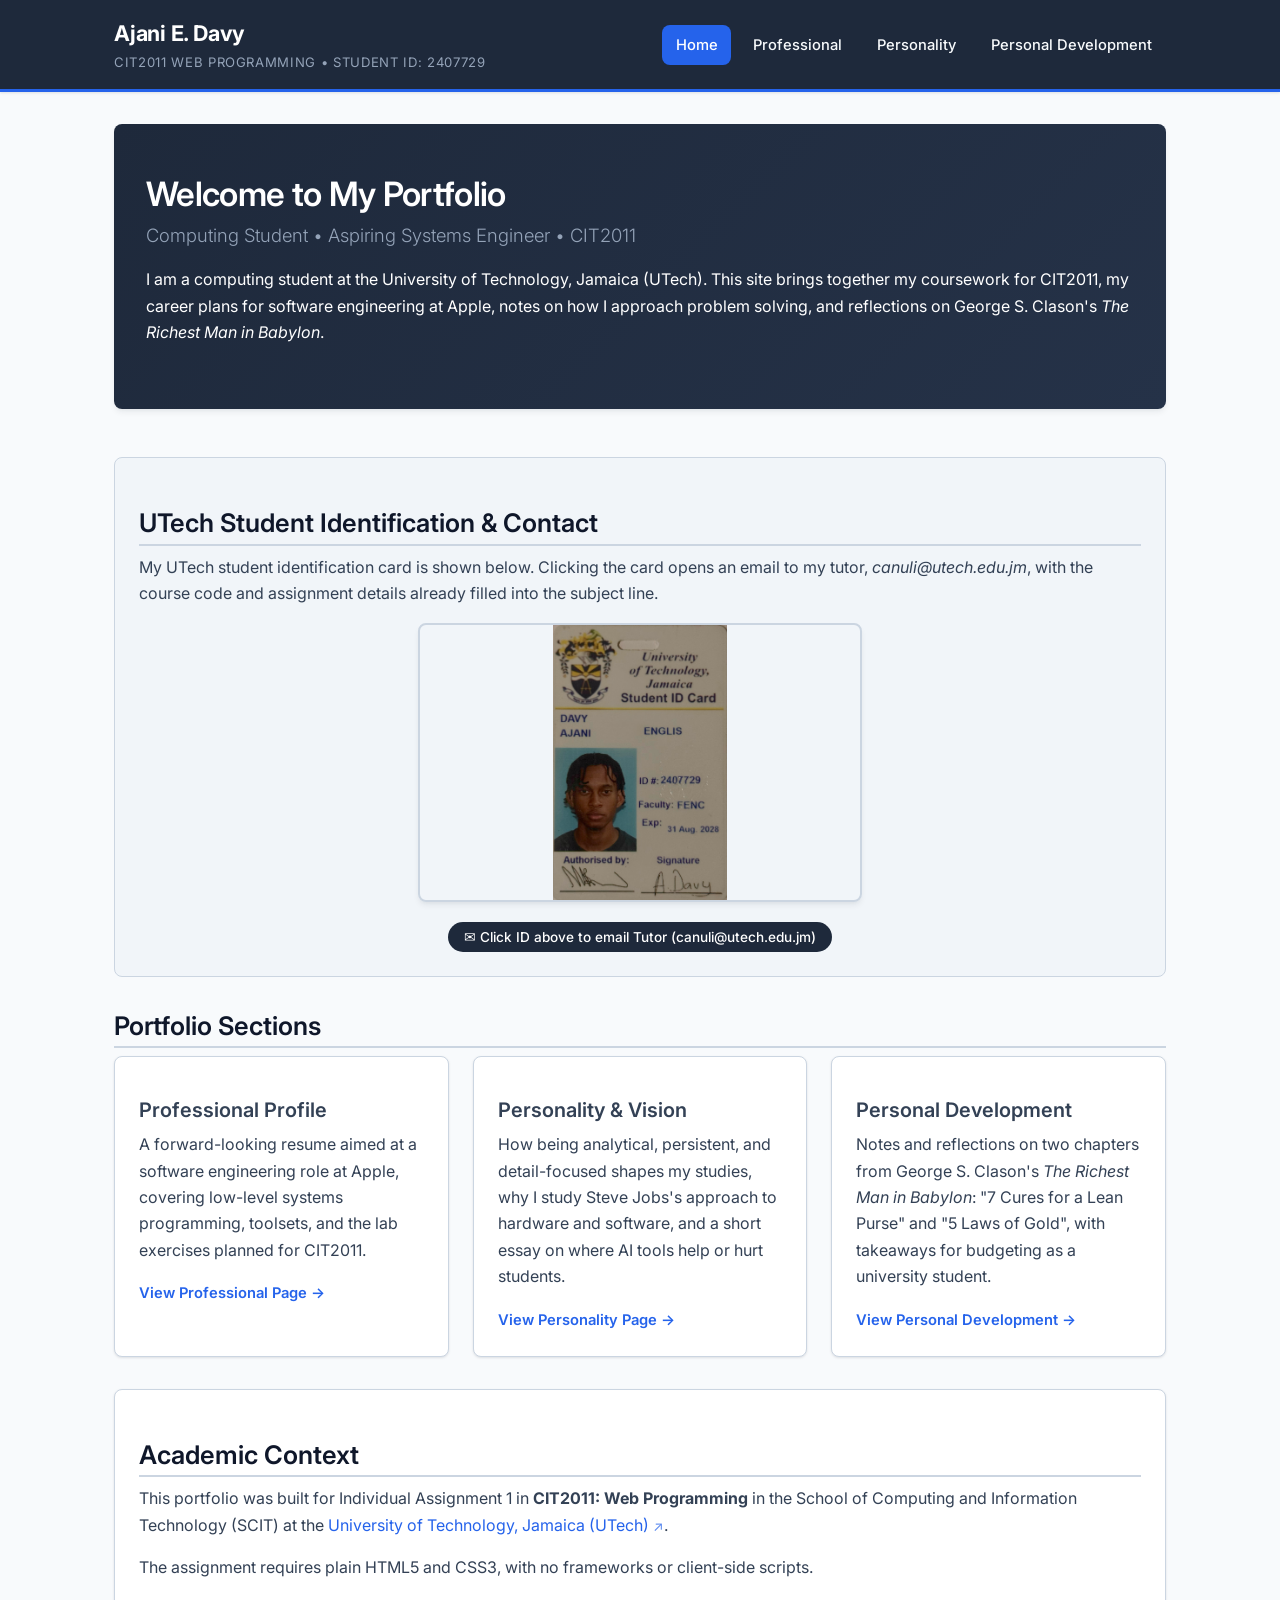
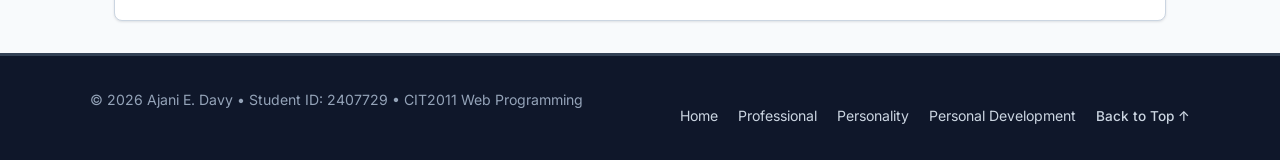
<file: 2407729_IA1_S1AY27/Codes/index.html>
<!DOCTYPE html>
<html lang="en">
<head>
  <meta charset="UTF-8">
  <meta name="viewport" content="width=device-width, initial-scale=1.0">
  <meta name="description" content="Web Portfolio of Ajani E. Davy (Student ID: 2407729) - CIT2011 Web Programming IA#1">
  <meta name="author" content="Ajani E. Davy">
  <title>Ajani E. Davy | Portfolio Home - CIT2011 IA#1</title>
  
  <!-- Google Fonts Permission per assignment specification -->
  <link rel="preconnect" href="https://fonts.googleapis.com">
  <link rel="preconnect" href="https://fonts.gstatic.com" crossorigin>
  <link href="https://fonts.googleapis.com/css2?family=Inter:wght@300;400;500;600;700&display=swap" rel="stylesheet">
  
  <!-- External Stylesheet linked across all pages -->
  <link rel="stylesheet" href="../style.css">
</head>
<body id="top">

  <!-- Semantic Site Header with Branding & Navigation (Q1 & Q3) -->
  <header class="site-header">
    <div class="header-inner">
      <div class="brand-block">
        <span class="brand-title">Ajani E. Davy</span>
        <span class="brand-subtitle">CIT2011 Web Programming &bull; Student ID: 2407729</span>
      </div>
      <nav class="main-nav" aria-label="Main Navigation">
        <ul>
          <li><a href="index.html" class="nav-link active">Home</a></li>
          <li><a href="professional.html" class="nav-link">Professional</a></li>
          <li><a href="personality.html" class="nav-link">Personality</a></li>
          <li><a href="development.html" class="nav-link">Personal Development</a></li>
        </ul>
      </nav>
    </div>
  </header>

  <!-- Main Content Landmark -->
  <main class="main-container">
    
    <!-- Hero Introduction Section -->
    <section class="hero-banner" aria-labelledby="hero-title">
      <h1 id="hero-title">Welcome to My Portfolio</h1>
      <p class="hero-tagline">Computing Student &bull; Aspiring Systems Engineer &bull; CIT2011</p>
      <p>
        I am a computing student at the University of Technology, Jamaica (UTech). 
        This site brings together my coursework for CIT2011, my career plans for software engineering at Apple, 
        notes on how I approach problem solving, and reflections on George S. Clason's 
        <em>The Richest Man in Babylon</em>.
      </p>
    </section>

    <!-- Q1 Requirement: UTech Student ID Image with Local Mail Client Link -->
    <section id="student-id-section" aria-labelledby="id-card-title">
      <h2>UTech Student Identification &amp; Contact</h2>
      <p>
        My UTech student identification card is shown below. Clicking the card opens an email to my tutor, 
        <em>canuli@utech.edu.jm</em>, with the course code and assignment details already filled into the subject line.
      </p>

      <div class="id-card-wrapper">
        <a href="mailto:canuli@utech.edu.jm?subject=CIT2011%20IA%231%20Inquiry%20-%20A.%20Davy%20-%20ID%202407729&amp;body=Dear%20Mr.%20Anuli%2C%0A%0AMy%20name%20is%20A.%20Davy%20(ID%3A%202407729)%2C%20enrolled%20in%20CIT2011%20Web%20Programming.%20I%20am%20contacting%20you%20regarding%20my%20IA%231%20web%20portfolio.%0A%0ARespectfully%2C%0AA.%20Davy%0AStudent%20ID%3A%202407729" 
           class="id-card-link" 
           title="Click to send an email to tutor canuli@utech.edu.jm via local mail client">
          <img src="../Assets/id_card.png" 
               alt="Official UTech Student Identification Card - Ajani E. Davy 2407729" 
               class="id-card-image"
               width="440"
               height="275">
        </a>
        <div class="id-prompt-badge">
          <span>&#9993; Click ID above to email Tutor (canuli@utech.edu.jm)</span>
        </div>
      </div>
    </section>

    <!-- Portfolio Highlights / Overview Cards -->
    <section aria-labelledby="overview-title">
      <h2 id="overview-title">Portfolio Sections</h2>
      <div class="grid-3col">
        
        <article class="card">
          <h3>Professional Profile</h3>
          <p>
            A forward-looking resume aimed at a software engineering role at Apple, covering low-level systems programming, 
            toolsets, and the lab exercises planned for CIT2011.
          </p>
          <a href="professional.html" class="nav-link" style="display:inline-block; padding:0; color:var(--color-accent-blue); font-weight:600;">
            View Professional Page &rarr;
          </a>
        </article>

        <article class="card">
          <h3>Personality &amp; Vision</h3>
          <p>
            How being analytical, persistent, and detail-focused shapes my studies, why I study Steve Jobs's approach 
            to hardware and software, and a short essay on where AI tools help or hurt students.
          </p>
          <a href="personality.html" class="nav-link" style="display:inline-block; padding:0; color:var(--color-accent-blue); font-weight:600;">
            View Personality Page &rarr;
          </a>
        </article>

        <article class="card">
          <h3>Personal Development</h3>
          <p>
            Notes and reflections on two chapters from George S. Clason's <em>The Richest Man in Babylon</em>: 
            "7 Cures for a Lean Purse" and "5 Laws of Gold", with takeaways for budgeting as a university student.
          </p>
          <a href="development.html" class="nav-link" style="display:inline-block; padding:0; color:var(--color-accent-blue); font-weight:600;">
            View Personal Development &rarr;
          </a>
        </article>

      </div>
    </section>

    <!-- University & Coursework Information Section (with external link per Q3) -->
    <section class="card" aria-labelledby="course-info-title">
      <h2 id="course-info-title">Academic Context</h2>
      <p>
        This portfolio was built for Individual Assignment 1 in <strong>CIT2011: Web Programming</strong> in the School 
        of Computing and Information Technology (SCIT) at the 
        <a href="https://www.utech.edu.jm/" target="_blank" rel="noopener noreferrer">University of Technology, Jamaica (UTech)</a>.
      </p>
      <p>
        The assignment requires plain HTML5 and CSS3, with no frameworks or client-side scripts.
      </p>
    </section>

  </main>

  <!-- Semantic Footer Landmark -->
  <footer class="site-footer">
    <div class="footer-inner">
      <div>
        <p>&copy; 2026 Ajani E. Davy &bull; Student ID: 2407729 &bull; CIT2011 Web Programming</p>
      </div>
      <div class="footer-links">
        <a href="index.html">Home</a>
        <a href="professional.html">Professional</a>
        <a href="personality.html">Personality</a>
        <a href="development.html">Personal Development</a>
        <a href="#top" class="back-to-top">Back to Top &uarr;</a>
      </div>
    </div>
  </footer>

</body>
</html>
</file>
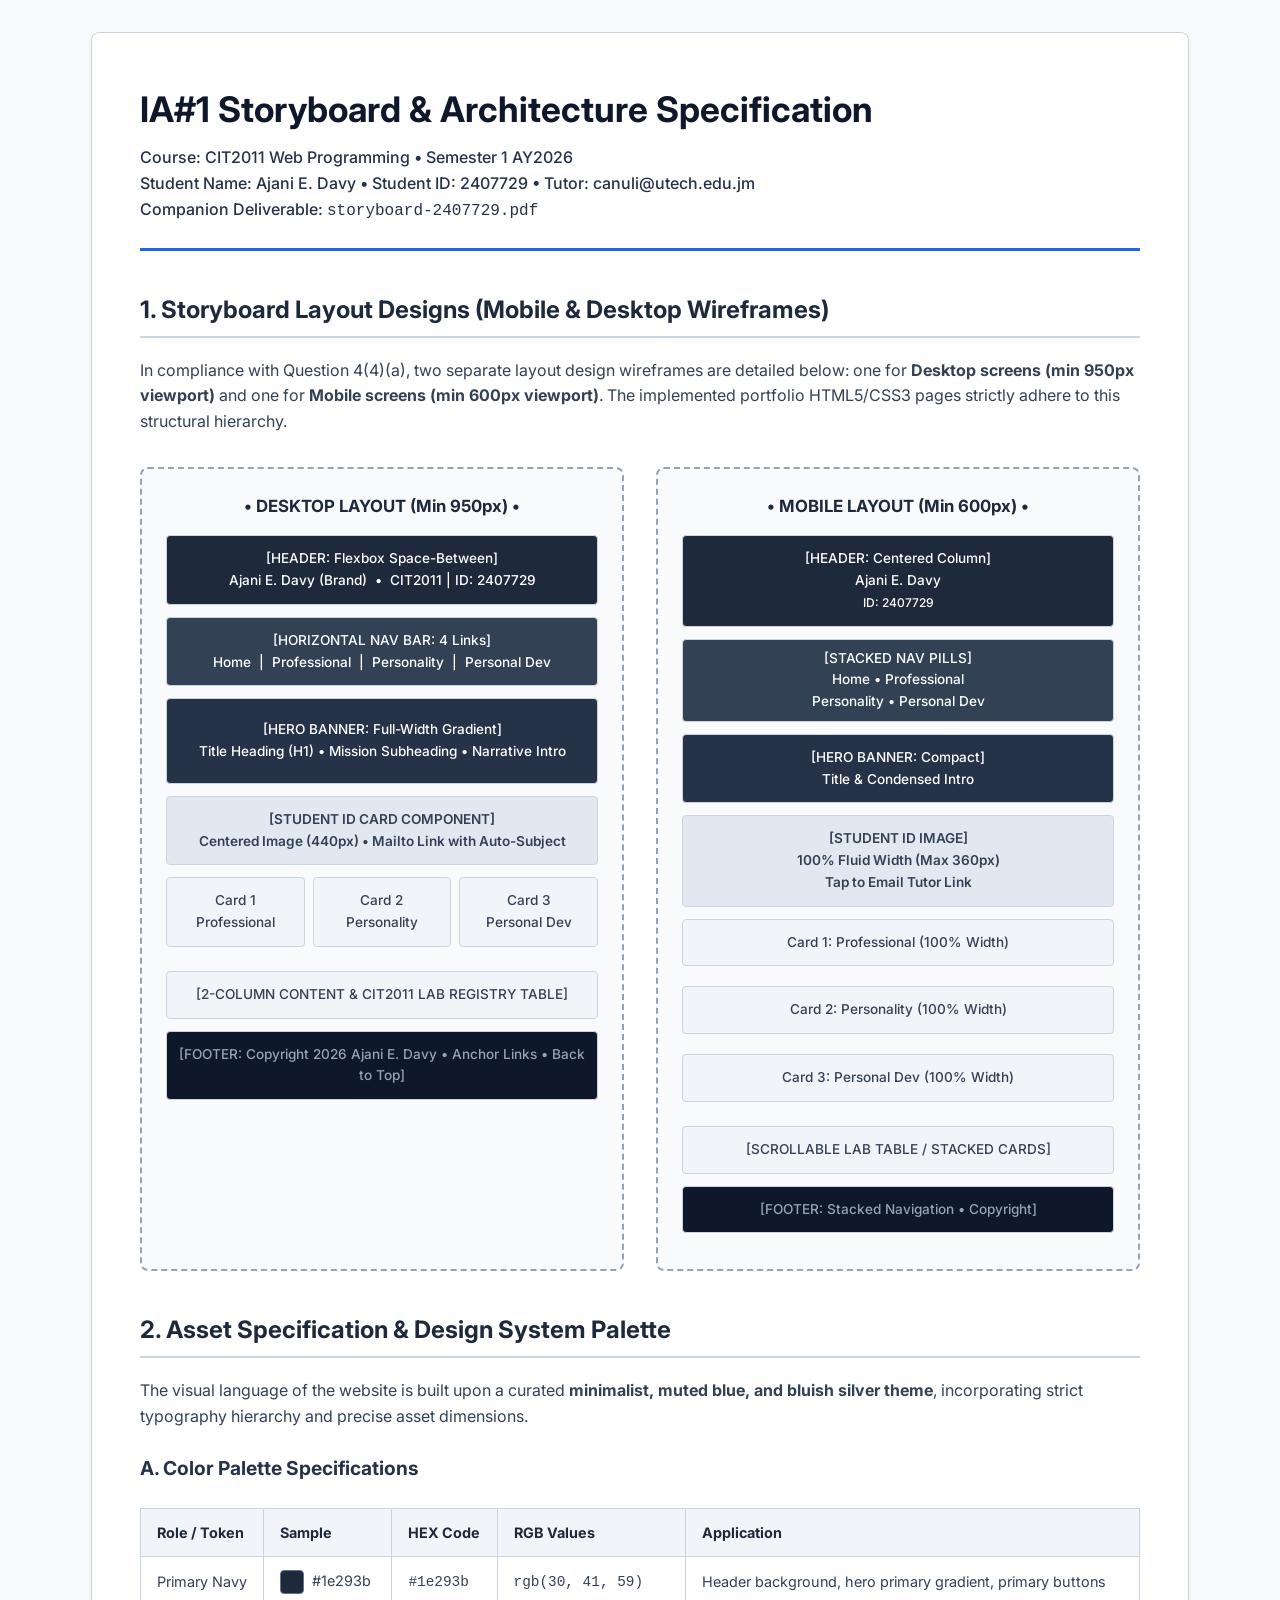
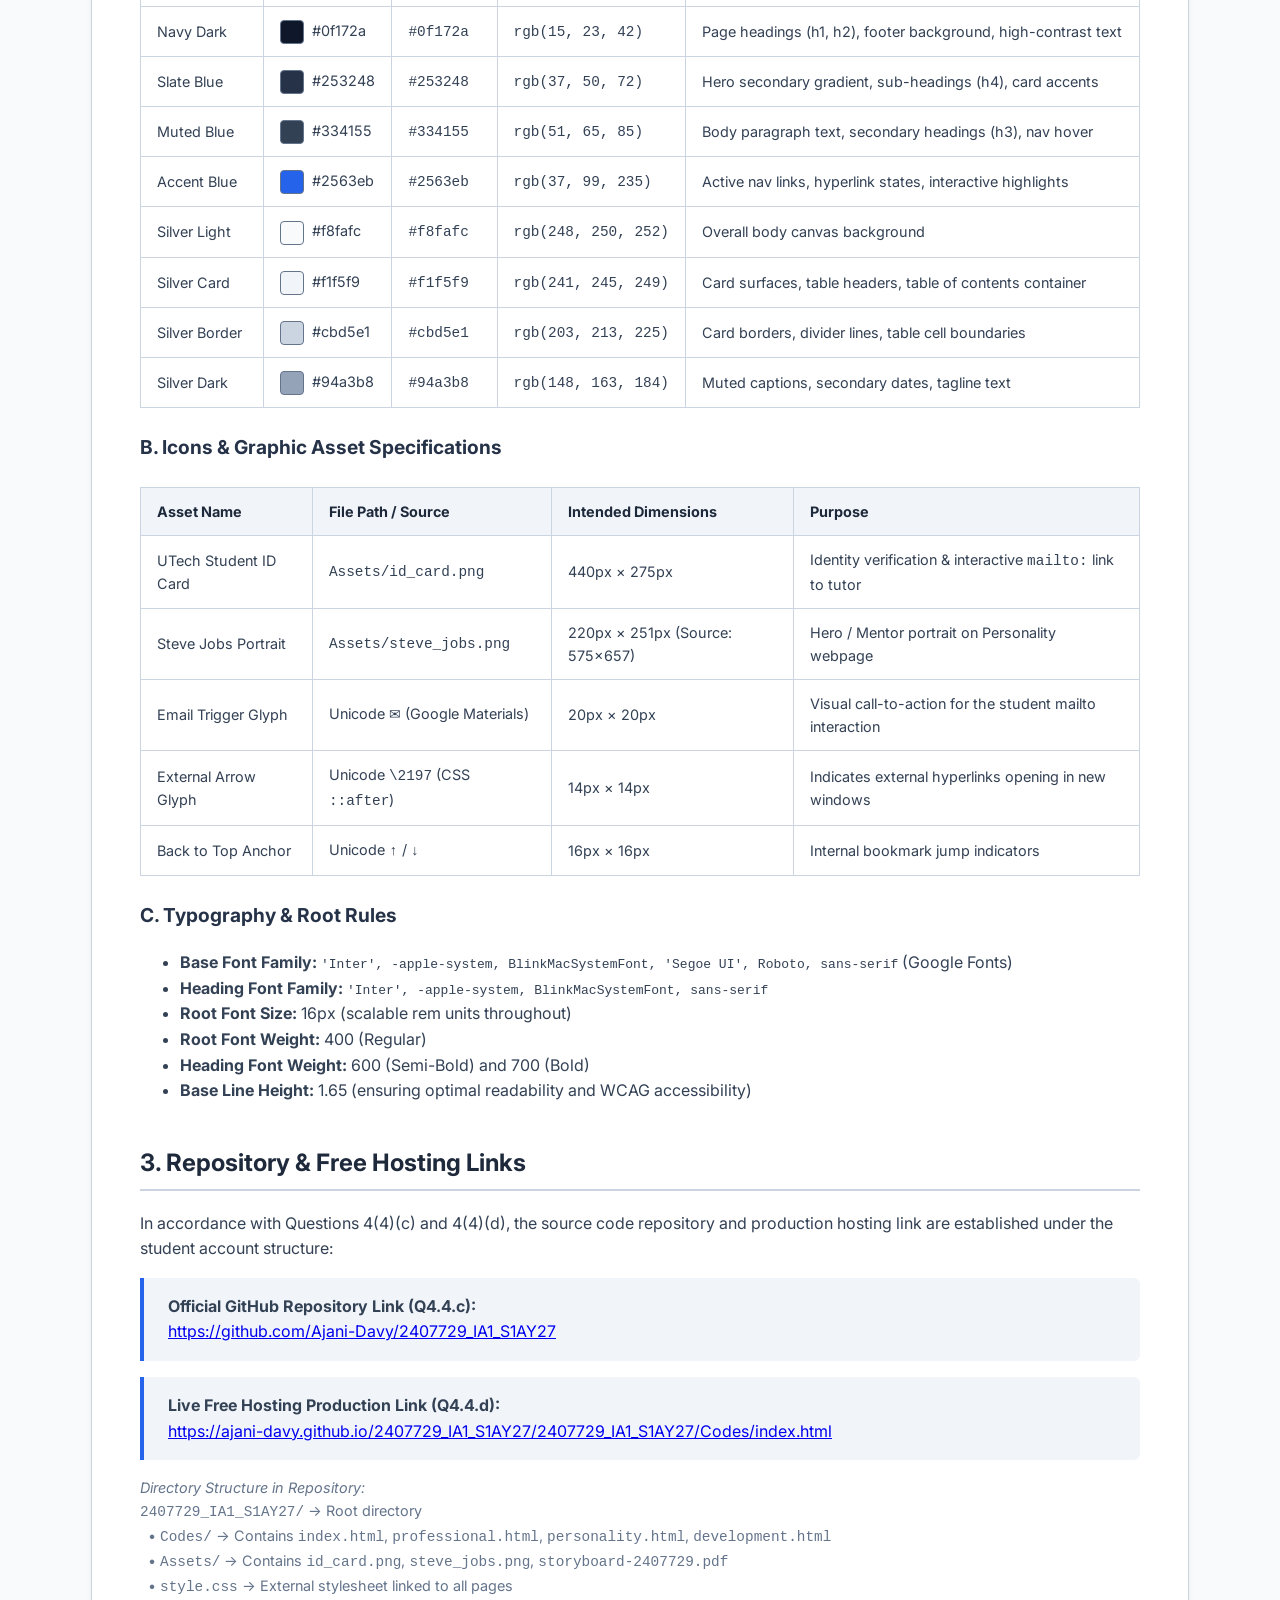
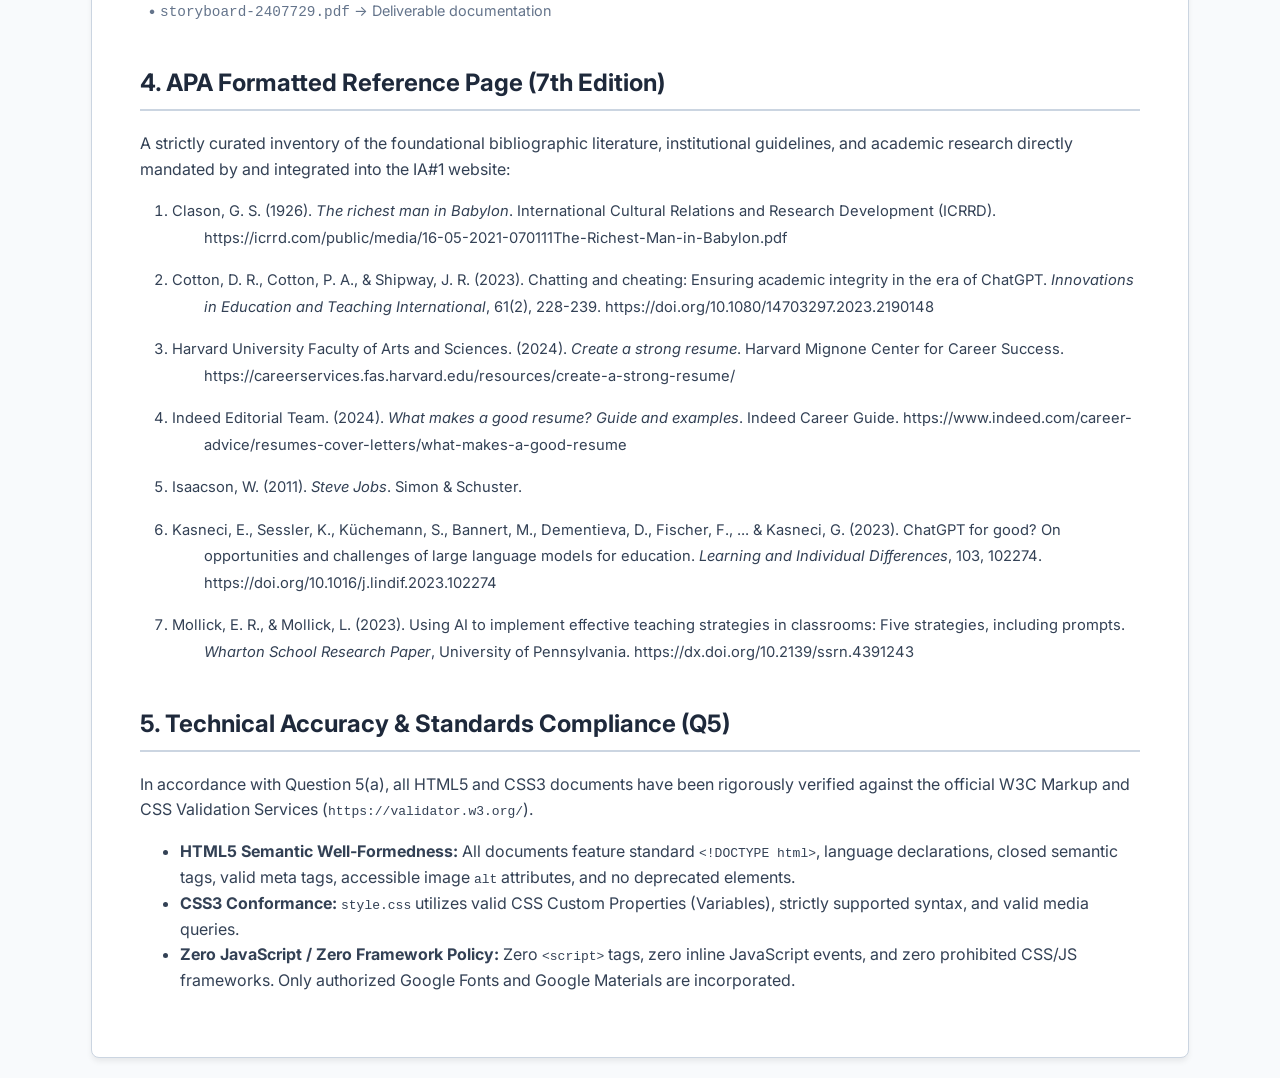
<file: 2407729_IA1_S1AY27/storyboard-2407729.html>
<!DOCTYPE html>
<html lang="en">
<head>
  <meta charset="UTF-8">
  <meta name="viewport" content="width=device-width, initial-scale=1.0">
  <title>Storyboard &amp; Project Specification Deliverable - Ajani E. Davy (ID: 2407729)</title>
  <link rel="preconnect" href="https://fonts.googleapis.com">
  <link rel="preconnect" href="https://fonts.gstatic.com" crossorigin>
  <link href="https://fonts.googleapis.com/css2?family=Inter:wght@300;400;500;600;700&display=swap" rel="stylesheet">
  <style>
    :root {
      --color-primary-navy: #1e293b;
      --color-navy-dark: #0f172a;
      --color-slate-blue: #253248;
      --color-accent-blue: #2563eb;
      --color-silver-light: #f8fafc;
      --color-silver-card: #f1f5f9;
      --color-silver-border: #cbd5e1;
      --color-silver-dark: #94a3b8;
      --color-text-main: #0f172a;
      --font-family-base: 'Inter', -apple-system, sans-serif;
    }

    body {
      font-family: var(--font-family-base);
      line-height: 1.6;
      color: #334155;
      background-color: var(--color-silver-light);
      margin: 0;
      padding: 2rem 1rem;
    }

    .doc-container {
      max-width: 1000px;
      margin: 0 auto;
      background: #ffffff;
      border: 1px solid var(--color-silver-border);
      border-radius: 8px;
      padding: 3rem;
      box-shadow: 0 4px 6px -1px rgba(0,0,0,0.08);
    }

    header {
      border-bottom: 3px solid var(--color-accent-blue);
      padding-bottom: 1.5rem;
      margin-bottom: 2rem;
    }

    h1 {
      color: var(--color-navy-dark);
      font-size: 2.2rem;
      margin: 0 0 0.5rem 0;
    }

    .meta-subtitle {
      font-size: 1rem;
      color: var(--color-slate-blue);
      font-weight: 500;
    }

    h2 {
      color: var(--color-primary-navy);
      font-size: 1.5rem;
      border-bottom: 2px solid var(--color-silver-border);
      padding-bottom: 0.4rem;
      margin-top: 2.5rem;
    }

    h3 {
      color: var(--color-slate-blue);
      font-size: 1.2rem;
      margin-top: 1.5rem;
    }

    /* Wireframe Styles */
    .wireframe-comparison {
      display: grid;
      grid-template-columns: 1fr 1fr;
      gap: 2rem;
      margin: 2rem 0;
    }

    .wireframe-box {
      border: 2px dashed var(--color-silver-dark);
      background-color: #f8fafc;
      border-radius: 8px;
      padding: 1.5rem;
    }

    .wireframe-title {
      font-weight: 700;
      text-align: center;
      margin-bottom: 1rem;
      color: var(--color-primary-navy);
      font-size: 1.05rem;
    }

    .wf-component {
      background: #ffffff;
      border: 1px solid var(--color-silver-border);
      border-radius: 4px;
      padding: 0.75rem;
      margin-bottom: 0.75rem;
      text-align: center;
      font-size: 0.85rem;
      font-weight: 500;
    }

    .wf-header { background: #1e293b; color: #ffffff; }
    .wf-nav { background: #334155; color: #ffffff; }
    .wf-hero { background: #253248; color: #ffffff; padding: 1.25rem 0.5rem; }
    .wf-content { background: #f1f5f9; border: 1px solid #cbd5e1; }
    .wf-footer { background: #0f172a; color: #94a3b8; }

    .wf-grid-3 {
      display: grid;
      grid-template-columns: repeat(3, 1fr);
      gap: 0.5rem;
      margin-bottom: 0.75rem;
    }

    .wf-grid-1 {
      display: flex;
      flex-direction: column;
      gap: 0.5rem;
      margin-bottom: 0.75rem;
    }

    /* Tables */
    table {
      width: 100%;
      border-collapse: collapse;
      margin: 1.5rem 0;
    }

    th, td {
      border: 1px solid var(--color-silver-border);
      padding: 0.75rem 1rem;
      text-align: left;
      font-size: 0.9rem;
    }

    th {
      background-color: var(--color-silver-card);
      color: var(--color-primary-navy);
    }

    .swatch {
      display: inline-block;
      width: 22px;
      height: 22px;
      border-radius: 4px;
      border: 1px solid #64748b;
      vertical-align: middle;
      margin-right: 0.5rem;
    }

    .link-callout {
      background: var(--color-silver-card);
      border-left: 4px solid var(--color-accent-blue);
      padding: 1rem 1.5rem;
      border-radius: 0 6px 6px 0;
      margin: 1rem 0;
      word-break: break-all;
    }

    .apa-list {
      padding-left: 2rem;
      font-size: 0.92rem;
      line-height: 1.8;
    }

    .apa-list li {
      margin-bottom: 1rem;
      text-indent: -2rem;
      padding-left: 2rem;
    }

    @media print {
      body { background: #fff; padding: 0; }
      .doc-container { border: none; box-shadow: none; padding: 0; }
      h2 { page-break-before: always; }
      h2:first-of-type { page-break-before: avoid; }
    }
  </style>
</head>
<body>

  <div class="doc-container">
    <header>
      <h1>IA#1 Storyboard &amp; Architecture Specification</h1>
      <div class="meta-subtitle">
        Course: CIT2011 Web Programming &bull; Semester 1 AY2026<br>
        Student Name: Ajani E. Davy &bull; Student ID: 2407729 &bull; Tutor: canuli@utech.edu.jm<br>
        Companion Deliverable: <code>storyboard-2407729.pdf</code>
      </div>
    </header>

    <!-- SECTION 1: STORYBOARD (Q4.4.a) -->
    <section>
      <h2>1. Storyboard Layout Designs (Mobile &amp; Desktop Wireframes)</h2>
      <p>
        In compliance with Question 4(4)(a), two separate layout design wireframes are detailed below:
        one for <strong>Desktop screens (min 950px viewport)</strong> and one for 
        <strong>Mobile screens (min 600px viewport)</strong>. The implemented portfolio HTML5/CSS3 pages 
        strictly adhere to this structural hierarchy.
      </p>

      <div class="wireframe-comparison">
        
        <!-- Desktop Wireframe (min 950px) -->
        <div class="wireframe-box">
          <div class="wireframe-title">&bull; DESKTOP LAYOUT (Min 950px) &bull;</div>
          
          <div class="wf-component wf-header">
            [HEADER: Flexbox Space-Between]<br>
            Ajani E. Davy (Brand) &nbsp;&bull;&nbsp; CIT2011 | ID: 2407729
          </div>

          <div class="wf-component wf-nav">
            [HORIZONTAL NAV BAR: 4 Links]<br>
            Home &nbsp;|&nbsp; Professional &nbsp;|&nbsp; Personality &nbsp;|&nbsp; Personal Dev
          </div>

          <div class="wf-component wf-hero">
            [HERO BANNER: Full-Width Gradient]<br>
            Title Heading (H1) &bull; Mission Subheading &bull; Narrative Intro
          </div>

          <div class="wf-component wf-content" style="background:#e2e8f0; font-weight:600;">
            [STUDENT ID CARD COMPONENT]<br>
            Centered Image (440px) &bull; Mailto Link with Auto-Subject
          </div>

          <div class="wf-grid-3">
            <div class="wf-component wf-content">Card 1<br>Professional</div>
            <div class="wf-component wf-content">Card 2<br>Personality</div>
            <div class="wf-component wf-content">Card 3<br>Personal Dev</div>
          </div>

          <div class="wf-component wf-content">
            [2-COLUMN CONTENT &amp; CIT2011 LAB REGISTRY TABLE]
          </div>

          <div class="wf-component wf-footer">
            [FOOTER: Copyright 2026 Ajani E. Davy &bull; Anchor Links &bull; Back to Top]
          </div>
        </div>

        <!-- Mobile Wireframe (min 600px) -->
        <div class="wireframe-box">
          <div class="wireframe-title">&bull; MOBILE LAYOUT (Min 600px) &bull;</div>
          
          <div class="wf-component wf-header">
            [HEADER: Centered Column]<br>
            Ajani E. Davy<br>
            <span style="font-size:0.75rem;">ID: 2407729</span>
          </div>

          <div class="wf-component wf-nav" style="padding:0.5rem 0.25rem;">
            [STACKED NAV PILLS]<br>
            Home &bull; Professional<br>
            Personality &bull; Personal Dev
          </div>

          <div class="wf-component wf-hero" style="padding:0.75rem 0.25rem;">
            [HERO BANNER: Compact]<br>
            Title &amp; Condensed Intro
          </div>

          <div class="wf-component wf-content" style="background:#e2e8f0; font-weight:600;">
            [STUDENT ID IMAGE]<br>
            100% Fluid Width (Max 360px)<br>
            Tap to Email Tutor Link
          </div>

          <div class="wf-grid-1">
            <div class="wf-component wf-content">Card 1: Professional (100% Width)</div>
            <div class="wf-component wf-content">Card 2: Personality (100% Width)</div>
            <div class="wf-component wf-content">Card 3: Personal Dev (100% Width)</div>
          </div>

          <div class="wf-component wf-content">
            [SCROLLABLE LAB TABLE / STACKED CARDS]
          </div>

          <div class="wf-component wf-footer">
            [FOOTER: Stacked Navigation &bull; Copyright]
          </div>
        </div>

      </div>
    </section>

    <!-- SECTION 2: ASSET SPECIFICATION (Q4.4.b) -->
    <section>
      <h2>2. Asset Specification &amp; Design System Palette</h2>
      <p>
        The visual language of the website is built upon a curated <strong>minimalist, muted blue, and bluish silver theme</strong>, 
        incorporating strict typography hierarchy and precise asset dimensions.
      </p>

      <h3>A. Color Palette Specifications</h3>
      <table>
        <thead>
          <tr>
            <th>Role / Token</th>
            <th>Sample</th>
            <th>HEX Code</th>
            <th>RGB Values</th>
            <th>Application</th>
          </tr>
        </thead>
        <tbody>
          <tr>
            <td>Primary Navy</td>
            <td><span class="swatch" style="background:#1e293b;"></span>#1e293b</td>
            <td><code>#1e293b</code></td>
            <td><code>rgb(30, 41, 59)</code></td>
            <td>Header background, hero primary gradient, primary buttons</td>
          </tr>
          <tr>
            <td>Navy Dark</td>
            <td><span class="swatch" style="background:#0f172a;"></span>#0f172a</td>
            <td><code>#0f172a</code></td>
            <td><code>rgb(15, 23, 42)</code></td>
            <td>Page headings (h1, h2), footer background, high-contrast text</td>
          </tr>
          <tr>
            <td>Slate Blue</td>
            <td><span class="swatch" style="background:#253248;"></span>#253248</td>
            <td><code>#253248</code></td>
            <td><code>rgb(37, 50, 72)</code></td>
            <td>Hero secondary gradient, sub-headings (h4), card accents</td>
          </tr>
          <tr>
            <td>Muted Blue</td>
            <td><span class="swatch" style="background:#334155;"></span>#334155</td>
            <td><code>#334155</code></td>
            <td><code>rgb(51, 65, 85)</code></td>
            <td>Body paragraph text, secondary headings (h3), nav hover</td>
          </tr>
          <tr>
            <td>Accent Blue</td>
            <td><span class="swatch" style="background:#2563eb;"></span>#2563eb</td>
            <td><code>#2563eb</code></td>
            <td><code>rgb(37, 99, 235)</code></td>
            <td>Active nav links, hyperlink states, interactive highlights</td>
          </tr>
          <tr>
            <td>Silver Light</td>
            <td><span class="swatch" style="background:#f8fafc;"></span>#f8fafc</td>
            <td><code>#f8fafc</code></td>
            <td><code>rgb(248, 250, 252)</code></td>
            <td>Overall body canvas background</td>
          </tr>
          <tr>
            <td>Silver Card</td>
            <td><span class="swatch" style="background:#f1f5f9;"></span>#f1f5f9</td>
            <td><code>#f1f5f9</code></td>
            <td><code>rgb(241, 245, 249)</code></td>
            <td>Card surfaces, table headers, table of contents container</td>
          </tr>
          <tr>
            <td>Silver Border</td>
            <td><span class="swatch" style="background:#cbd5e1;"></span>#cbd5e1</td>
            <td><code>#cbd5e1</code></td>
            <td><code>rgb(203, 213, 225)</code></td>
            <td>Card borders, divider lines, table cell boundaries</td>
          </tr>
          <tr>
            <td>Silver Dark</td>
            <td><span class="swatch" style="background:#94a3b8;"></span>#94a3b8</td>
            <td><code>#94a3b8</code></td>
            <td><code>rgb(148, 163, 184)</code></td>
            <td>Muted captions, secondary dates, tagline text</td>
          </tr>
        </tbody>
      </table>

      <h3>B. Icons &amp; Graphic Asset Specifications</h3>
      <table>
        <thead>
          <tr>
            <th>Asset Name</th>
            <th>File Path / Source</th>
            <th>Intended Dimensions</th>
            <th>Purpose</th>
          </tr>
        </thead>
        <tbody>
          <tr>
            <td>UTech Student ID Card</td>
            <td><code>Assets/id_card.png</code></td>
            <td>440px &times; 275px</td>
            <td>Identity verification &amp; interactive <code>mailto:</code> link to tutor</td>
          </tr>
          <tr>
            <td>Steve Jobs Portrait</td>
            <td><code>Assets/steve_jobs.png</code></td>
            <td>220px &times; 251px (Source: 575&times;657)</td>
            <td>Hero / Mentor portrait on Personality webpage</td>
          </tr>
          <tr>
            <td>Email Trigger Glyph</td>
            <td>Unicode <code>&#9993;</code> (Google Materials)</td>
            <td>20px &times; 20px</td>
            <td>Visual call-to-action for the student mailto interaction</td>
          </tr>
          <tr>
            <td>External Arrow Glyph</td>
            <td>Unicode <code>\2197</code> (CSS <code>::after</code>)</td>
            <td>14px &times; 14px</td>
            <td>Indicates external hyperlinks opening in new windows</td>
          </tr>
          <tr>
            <td>Back to Top Anchor</td>
            <td>Unicode <code>&uarr;</code> / <code>&darr;</code></td>
            <td>16px &times; 16px</td>
            <td>Internal bookmark jump indicators</td>
          </tr>
        </tbody>
      </table>

      <h3>C. Typography &amp; Root Rules</h3>
      <ul>
        <li><strong>Base Font Family:</strong> <code>'Inter', -apple-system, BlinkMacSystemFont, 'Segoe UI', Roboto, sans-serif</code> (Google Fonts)</li>
        <li><strong>Heading Font Family:</strong> <code>'Inter', -apple-system, BlinkMacSystemFont, sans-serif</code></li>
        <li><strong>Root Font Size:</strong> 16px (scalable rem units throughout)</li>
        <li><strong>Root Font Weight:</strong> 400 (Regular)</li>
        <li><strong>Heading Font Weight:</strong> 600 (Semi-Bold) and 700 (Bold)</li>
        <li><strong>Base Line Height:</strong> 1.65 (ensuring optimal readability and WCAG accessibility)</li>
      </ul>
    </section>

    <!-- SECTION 3: REPOSITORY & HOSTING DETAILS (Q4.4.c & Q4.4.d) -->
    <section>
      <h2>3. Repository &amp; Free Hosting Links</h2>
      <p>
        In accordance with Questions 4(4)(c) and 4(4)(d), the source code repository and production hosting 
        link are established under the student account structure:
      </p>

      <div class="link-callout">
        <strong>Official GitHub Repository Link (Q4.4.c):</strong><br>
        <a href="https://github.com/Ajani-Davy/2407729_IA1_S1AY27" target="_blank" rel="noopener noreferrer">
          https://github.com/Ajani-Davy/2407729_IA1_S1AY27
        </a>
      </div>

      <div class="link-callout">
        <strong>Live Free Hosting Production Link (Q4.4.d):</strong><br>
        <a href="https://ajani-davy.github.io/2407729_IA1_S1AY27/2407729_IA1_S1AY27/Codes/index.html" target="_blank" rel="noopener noreferrer">
          https://ajani-davy.github.io/2407729_IA1_S1AY27/2407729_IA1_S1AY27/Codes/index.html
        </a>
      </div>

      <p style="font-size:0.9rem; color:#64748b;">
        <em>Directory Structure in Repository:</em><br>
        <code>2407729_IA1_S1AY27/</code> &rarr; Root directory<br>
        &nbsp;&nbsp;&bull; <code>Codes/</code> &rarr; Contains <code>index.html</code>, <code>professional.html</code>, <code>personality.html</code>, <code>development.html</code><br>
        &nbsp;&nbsp;&bull; <code>Assets/</code> &rarr; Contains <code>id_card.png</code>, <code>steve_jobs.png</code>, <code>storyboard-2407729.pdf</code><br>
        &nbsp;&nbsp;&bull; <code>style.css</code> &rarr; External stylesheet linked to all pages<br>
        &nbsp;&nbsp;&bull; <code>storyboard-2407729.pdf</code> &rarr; Deliverable documentation
      </p>
    </section>

    <!-- SECTION 4: APA FORMATTED REFERENCE PAGE (Q4.4.e) -->
    <section>
      <h2>4. APA Formatted Reference Page (7th Edition)</h2>
      <p>
        A strictly curated inventory of the foundational bibliographic literature, institutional guidelines, 
        and academic research directly mandated by and integrated into the IA#1 website:
      </p>

      <ol class="apa-list">
        <li>
          Clason, G. S. (1926). <em>The richest man in Babylon</em>. International Cultural Relations and Research Development (ICRRD). 
          https://icrrd.com/public/media/16-05-2021-070111The-Richest-Man-in-Babylon.pdf
        </li>
        <li>
          Cotton, D. R., Cotton, P. A., &amp; Shipway, J. R. (2023). Chatting and cheating: Ensuring academic integrity 
          in the era of ChatGPT. <em>Innovations in Education and Teaching International</em>, 61(2), 228-239. 
          https://doi.org/10.1080/14703297.2023.2190148
        </li>
        <li>
          Harvard University Faculty of Arts and Sciences. (2024). <em>Create a strong resume</em>. Harvard Mignone Center for Career Success. 
          https://careerservices.fas.harvard.edu/resources/create-a-strong-resume/
        </li>
        <li>
          Indeed Editorial Team. (2024). <em>What makes a good resume? Guide and examples</em>. Indeed Career Guide. 
          https://www.indeed.com/career-advice/resumes-cover-letters/what-makes-a-good-resume
        </li>
        <li>
          Isaacson, W. (2011). <em>Steve Jobs</em>. Simon &amp; Schuster.
        </li>
        <li>
          Kasneci, E., Sessler, K., Küchemann, S., Bannert, M., Dementieva, D., Fischer, F., ... &amp; Kasneci, G. (2023). 
          ChatGPT for good? On opportunities and challenges of large language models for education. <em>Learning and Individual Differences</em>, 103, 102274. 
          https://doi.org/10.1016/j.lindif.2023.102274
        </li>
        <li>
          Mollick, E. R., &amp; Mollick, L. (2023). Using AI to implement effective teaching strategies in classrooms: 
          Five strategies, including prompts. <em>Wharton School Research Paper</em>, University of Pennsylvania. 
          https://dx.doi.org/10.2139/ssrn.4391243
        </li>
      </ol>
    </section>

    <!-- SECTION 5: TECHNICAL ACCURACY & VALIDATION (Q5) -->
    <section>
      <h2>5. Technical Accuracy &amp; Standards Compliance (Q5)</h2>
      <p>
        In accordance with Question 5(a), all HTML5 and CSS3 documents have been rigorously verified against 
        the official W3C Markup and CSS Validation Services (<code>https://validator.w3.org/</code>).
      </p>
      <ul>
        <li><strong>HTML5 Semantic Well-Formedness:</strong> All documents feature standard <code>&lt;!DOCTYPE html&gt;</code>, language declarations, closed semantic tags, valid meta tags, accessible image <code>alt</code> attributes, and no deprecated elements.</li>
        <li><strong>CSS3 Conformance:</strong> <code>style.css</code> utilizes valid CSS Custom Properties (Variables), strictly supported syntax, and valid media queries.</li>
        <li><strong>Zero JavaScript / Zero Framework Policy:</strong> Zero <code>&lt;script&gt;</code> tags, zero inline JavaScript events, and zero prohibited CSS/JS frameworks. Only authorized Google Fonts and Google Materials are incorporated.</li>
      </ul>
    </section>

  </div>

</body>
</html>
</file>
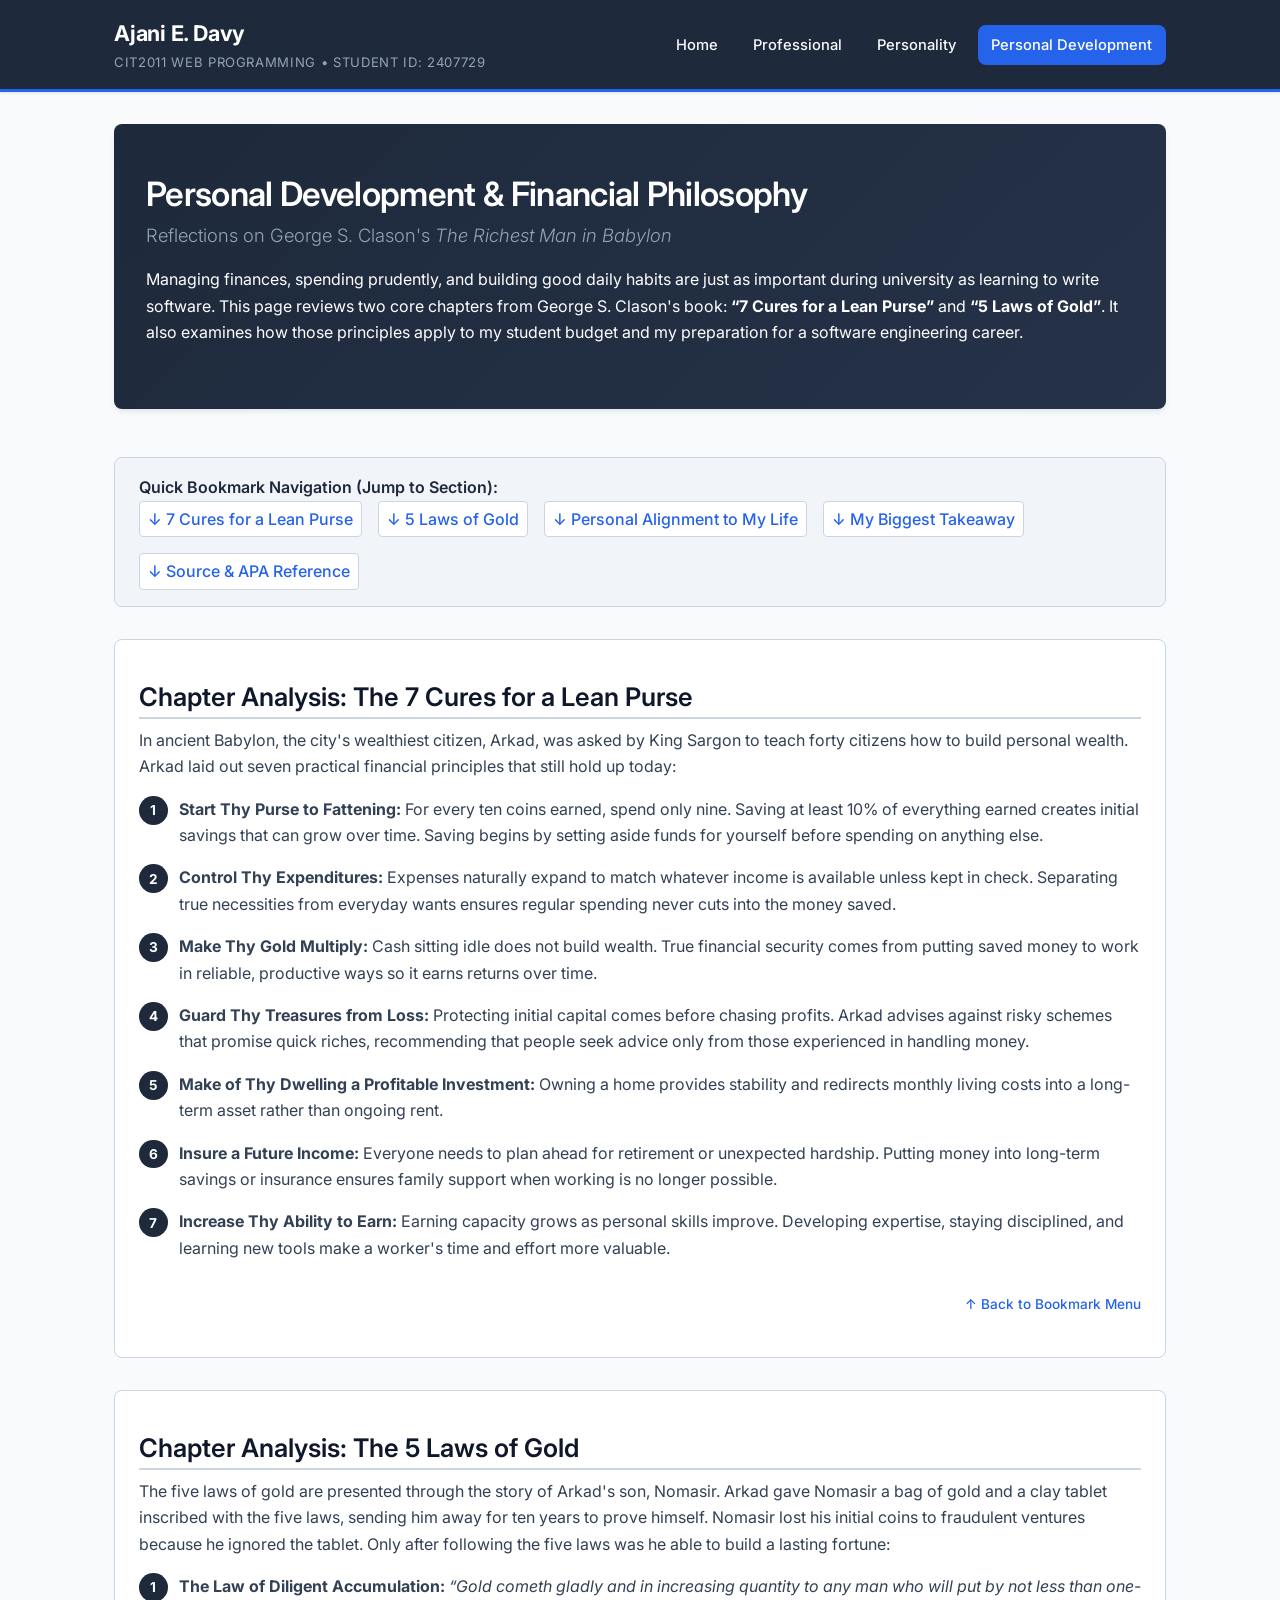
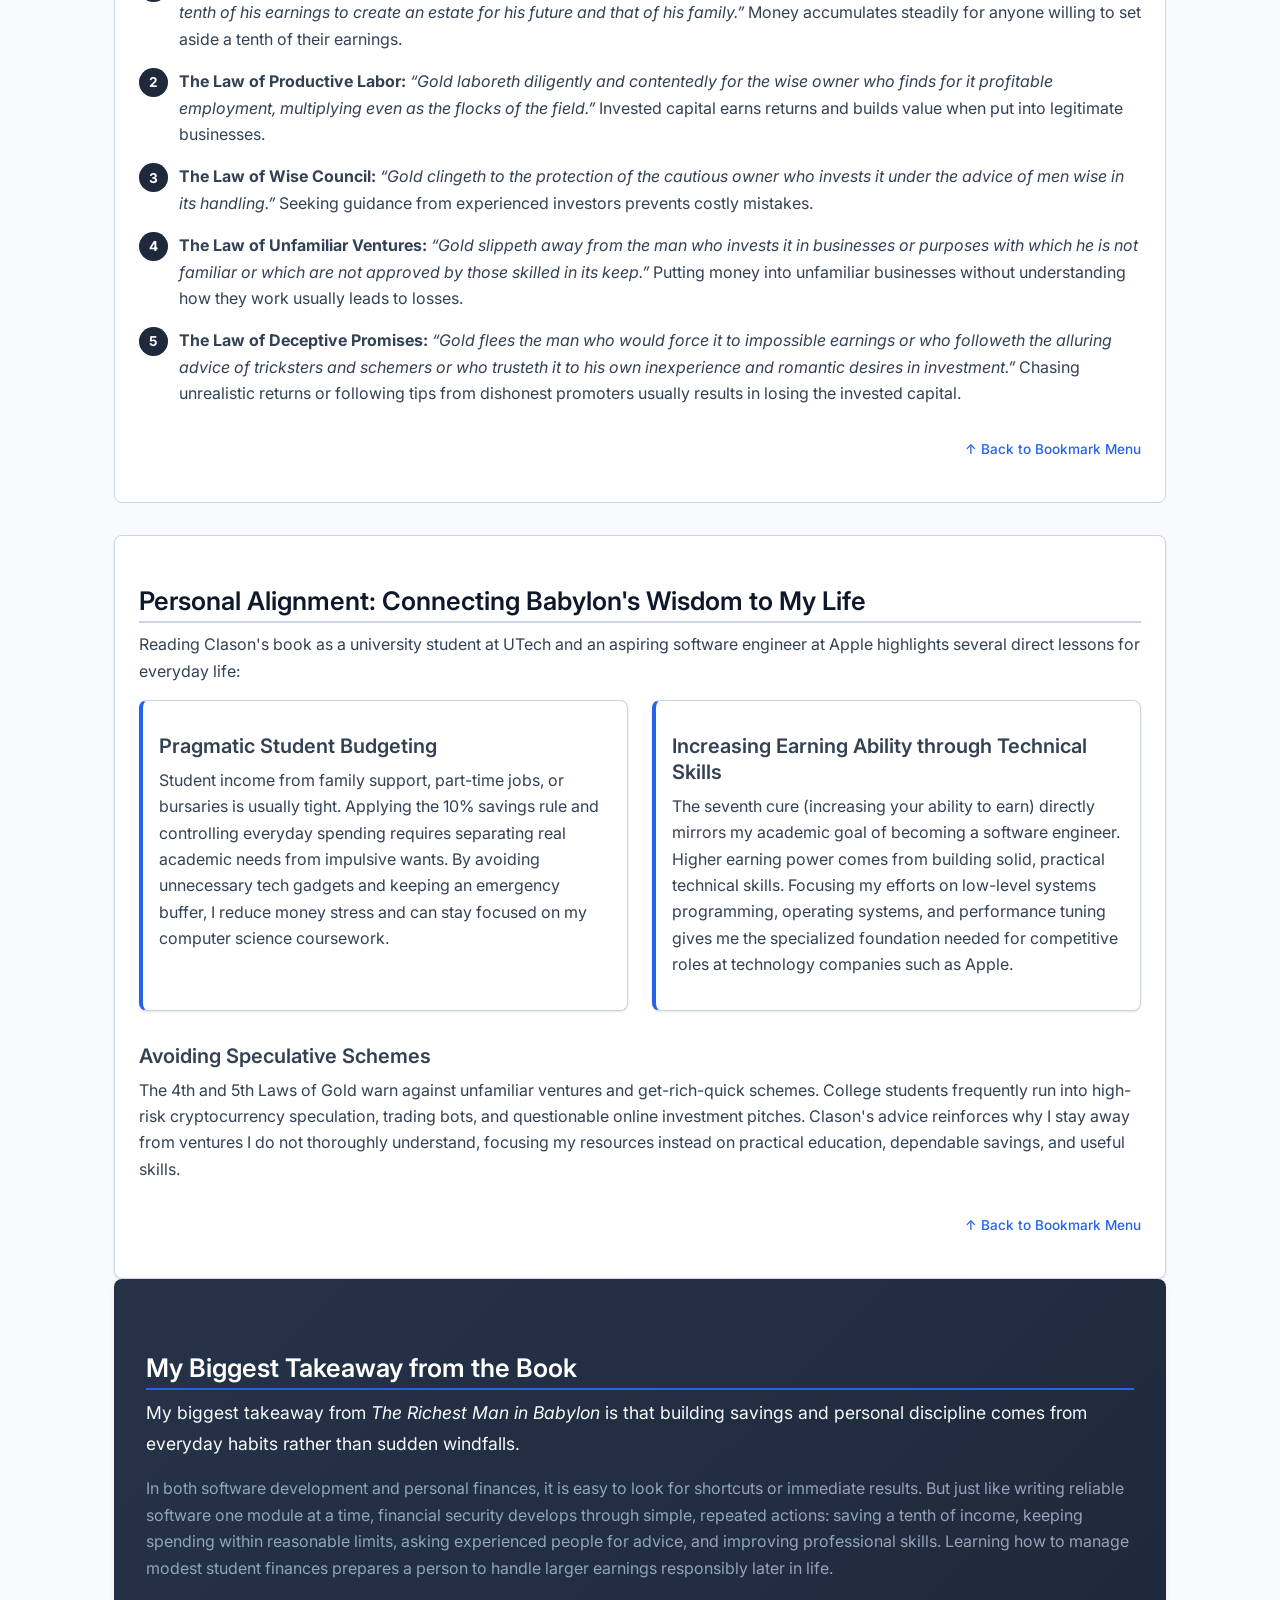
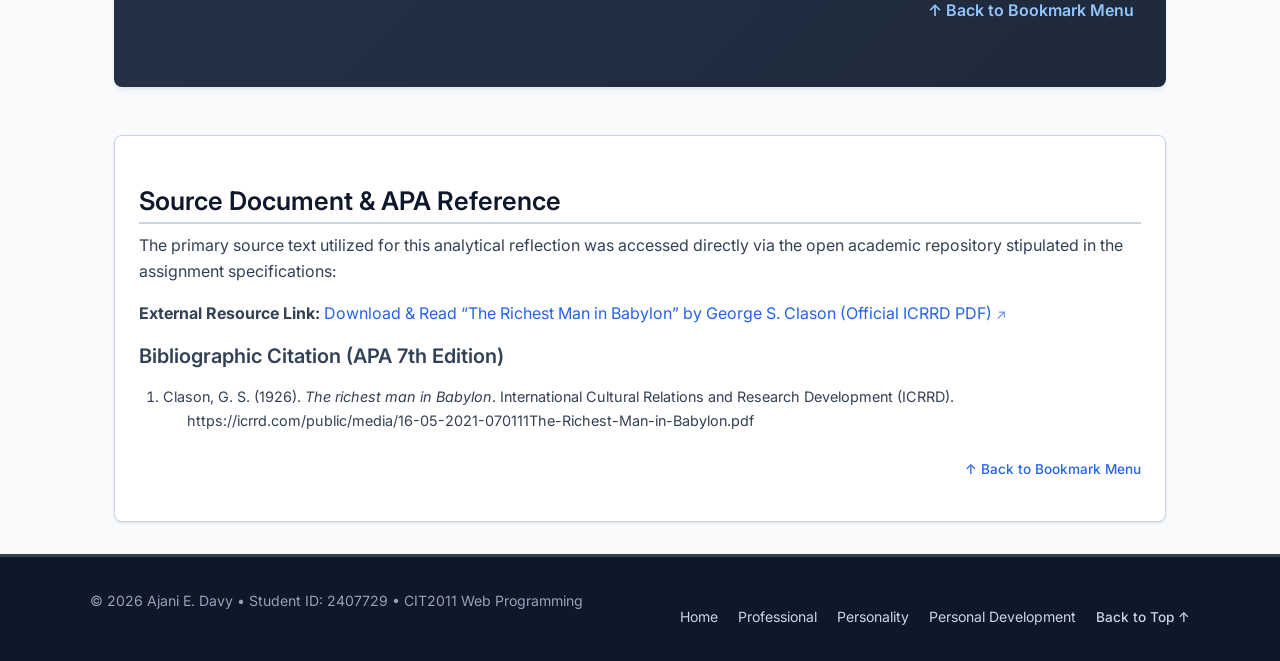
<file: 2407729_IA1_S1AY27/Codes/development.html>
<!DOCTYPE html>
<html lang="en">
<head>
  <meta charset="UTF-8">
  <meta name="viewport" content="width=device-width, initial-scale=1.0">
  <meta name="description" content="Personal Development and Financial Wisdom: Critical Reflection on The Richest Man in Babylon by Ajani E. Davy (ID: 2407729)">
  <meta name="author" content="Ajani E. Davy">
  <title>Ajani E. Davy | Personal Development &amp; Babylon Reflection - CIT2011 IA#1</title>
  
  <!-- Google Fonts -->
  <link rel="preconnect" href="https://fonts.googleapis.com">
  <link rel="preconnect" href="https://fonts.gstatic.com" crossorigin>
  <link href="https://fonts.googleapis.com/css2?family=Inter:wght@300;400;500;600;700&display=swap" rel="stylesheet">
  
  <!-- External Stylesheet linked across all pages -->
  <link rel="stylesheet" href="../style.css">
</head>
<body id="top">

  <!-- Semantic Site Header with Navigation (Q1 & Q3) -->
  <header class="site-header">
    <div class="header-inner">
      <div class="brand-block">
        <span class="brand-title">Ajani E. Davy</span>
        <span class="brand-subtitle">CIT2011 Web Programming &bull; Student ID: 2407729</span>
      </div>
      <nav class="main-nav" aria-label="Main Navigation">
        <ul>
          <li><a href="index.html" class="nav-link">Home</a></li>
          <li><a href="professional.html" class="nav-link">Professional</a></li>
          <li><a href="personality.html" class="nav-link">Personality</a></li>
          <li><a href="development.html" class="nav-link active">Personal Development</a></li>
        </ul>
      </nav>
    </div>
  </header>

  <!-- Main Content Landmark -->
  <main class="main-container">

    <!-- Page Banner -->
    <section class="hero-banner" aria-labelledby="dev-heading">
      <h1 id="dev-heading">Personal Development &amp; Financial Philosophy</h1>
      <p class="hero-tagline">Reflections on George S. Clason's <em>The Richest Man in Babylon</em></p>
      <p>
        Managing finances, spending prudently, and building good daily habits are just as important during university 
        as learning to write software. This page reviews two core chapters from George S. Clason's book: 
        <strong>&ldquo;7 Cures for a Lean Purse&rdquo;</strong> and <strong>&ldquo;5 Laws of Gold&rdquo;</strong>. 
        It also examines how those principles apply to my student budget and my preparation for a software engineering career.
      </p>
    </section>

    <!-- Q3 Requirement: Internal Bookmark Links (Internal Anchors) -->
    <nav class="toc-container" aria-label="Page Table of Contents Bookmark Navigation">
      <span class="toc-title">Quick Bookmark Navigation (Jump to Section):</span>
      <ul class="toc-list">
        <li><a href="#cures" class="toc-link">&darr; 7 Cures for a Lean Purse</a></li>
        <li><a href="#laws" class="toc-link">&darr; 5 Laws of Gold</a></li>
        <li><a href="#personal-alignment" class="toc-link">&darr; Personal Alignment to My Life</a></li>
        <li><a href="#biggest-takeaway" class="toc-link">&darr; My Biggest Takeaway</a></li>
        <li><a href="#external-resource" class="toc-link">&darr; Source &amp; APA Reference</a></li>
      </ul>
    </nav>

    <!-- Chapter 1: 7 Cures for a Lean Purse (Q4.3.a.i) -->
    <section id="cures" class="book-chapter-card" aria-labelledby="cures-heading">
      <h2 id="cures-heading">Chapter Analysis: The 7 Cures for a Lean Purse</h2>
      <p>
        In ancient Babylon, the city's wealthiest citizen, Arkad, was asked by King Sargon to teach forty citizens 
        how to build personal wealth. Arkad laid out seven practical financial principles that still hold up today:
      </p>

      <ol class="numbered-principle-list">
        <li>
          <strong>Start Thy Purse to Fattening:</strong> 
          For every ten coins earned, spend only nine. Saving at least 10% of everything earned creates initial savings 
          that can grow over time. Saving begins by setting aside funds for yourself before spending on anything else.
        </li>
        <li>
          <strong>Control Thy Expenditures:</strong> 
          Expenses naturally expand to match whatever income is available unless kept in check. Separating true necessities 
          from everyday wants ensures regular spending never cuts into the money saved.
        </li>
        <li>
          <strong>Make Thy Gold Multiply:</strong> 
          Cash sitting idle does not build wealth. True financial security comes from putting saved money to work in 
          reliable, productive ways so it earns returns over time.
        </li>
        <li>
          <strong>Guard Thy Treasures from Loss:</strong> 
          Protecting initial capital comes before chasing profits. Arkad advises against risky schemes that promise quick riches, 
          recommending that people seek advice only from those experienced in handling money.
        </li>
        <li>
          <strong>Make of Thy Dwelling a Profitable Investment:</strong> 
          Owning a home provides stability and redirects monthly living costs into a long-term asset rather than ongoing rent.
        </li>
        <li>
          <strong>Insure a Future Income:</strong> 
          Everyone needs to plan ahead for retirement or unexpected hardship. Putting money into long-term savings or insurance 
          ensures family support when working is no longer possible.
        </li>
        <li>
          <strong>Increase Thy Ability to Earn:</strong> 
          Earning capacity grows as personal skills improve. Developing expertise, staying disciplined, and learning new tools 
          make a worker's time and effort more valuable.
        </li>
      </ol>
      <p style="text-align:right;">
        <a href="#top" class="back-to-top">&uarr; Back to Bookmark Menu</a>
      </p>
    </section>

    <!-- Chapter 2: 5 Laws of Gold (Q4.3.a.ii) -->
    <section id="laws" class="book-chapter-card" aria-labelledby="laws-heading">
      <h2 id="laws-heading">Chapter Analysis: The 5 Laws of Gold</h2>
      <p>
        The five laws of gold are presented through the story of Arkad's son, Nomasir. Arkad gave Nomasir a bag of gold 
        and a clay tablet inscribed with the five laws, sending him away for ten years to prove himself. 
        Nomasir lost his initial coins to fraudulent ventures because he ignored the tablet. Only after following 
        the five laws was he able to build a lasting fortune:
      </p>

      <ol class="numbered-principle-list">
        <li>
          <strong>The Law of Diligent Accumulation:</strong> 
          <em>&ldquo;Gold cometh gladly and in increasing quantity to any man who will put by not less than one-tenth of his earnings 
          to create an estate for his future and that of his family.&rdquo;</em> 
          Money accumulates steadily for anyone willing to set aside a tenth of their earnings.
        </li>
        <li>
          <strong>The Law of Productive Labor:</strong> 
          <em>&ldquo;Gold laboreth diligently and contentedly for the wise owner who finds for it profitable employment, 
          multiplying even as the flocks of the field.&rdquo;</em> 
          Invested capital earns returns and builds value when put into legitimate businesses.
        </li>
        <li>
          <strong>The Law of Wise Council:</strong> 
          <em>&ldquo;Gold clingeth to the protection of the cautious owner who invests it under the advice of men wise in its handling.&rdquo;</em> 
          Seeking guidance from experienced investors prevents costly mistakes.
        </li>
        <li>
          <strong>The Law of Unfamiliar Ventures:</strong> 
          <em>&ldquo;Gold slippeth away from the man who invests it in businesses or purposes with which he is not familiar 
          or which are not approved by those skilled in its keep.&rdquo;</em> 
          Putting money into unfamiliar businesses without understanding how they work usually leads to losses.
        </li>
        <li>
          <strong>The Law of Deceptive Promises:</strong> 
          <em>&ldquo;Gold flees the man who would force it to impossible earnings or who followeth the alluring advice of 
          tricksters and schemers or who trusteth it to his own inexperience and romantic desires in investment.&rdquo;</em> 
          Chasing unrealistic returns or following tips from dishonest promoters usually results in losing the invested capital.
        </li>
      </ol>
      <p style="text-align:right;">
        <a href="#top" class="back-to-top">&uarr; Back to Bookmark Menu</a>
      </p>
    </section>

    <!-- Personal Alignment Section (Q4.3.a) -->
    <section id="personal-alignment" class="card" aria-labelledby="alignment-heading">
      <h2 id="alignment-heading">Personal Alignment: Connecting Babylon's Wisdom to My Life</h2>
      
      <p>
        Reading Clason's book as a university student at UTech and an aspiring software engineer at Apple highlights 
        several direct lessons for everyday life:
      </p>

      <div class="grid-2col">
        <article class="card personality-card" style="margin-bottom:0;">
          <h3>Pragmatic Student Budgeting</h3>
          <p>
            Student income from family support, part-time jobs, or bursaries is usually tight. 
            Applying the 10% savings rule and controlling everyday spending requires separating real academic needs from impulsive wants. 
            By avoiding unnecessary tech gadgets and keeping an emergency buffer, I reduce money stress and can stay focused 
            on my computer science coursework.
          </p>
        </article>

        <article class="card personality-card" style="margin-bottom:0;">
          <h3>Increasing Earning Ability through Technical Skills</h3>
          <p>
            The seventh cure (increasing your ability to earn) directly mirrors my academic goal of becoming a software engineer. 
            Higher earning power comes from building solid, practical technical skills. 
            Focusing my efforts on low-level systems programming, operating systems, and performance tuning gives me 
            the specialized foundation needed for competitive roles at technology companies such as Apple.
          </p>
        </article>
      </div>

      <div style="margin-top:var(--spacing-lg);">
        <h3>Avoiding Speculative Schemes</h3>
        <p>
          The 4th and 5th Laws of Gold warn against unfamiliar ventures and get-rich-quick schemes. 
          College students frequently run into high-risk cryptocurrency speculation, trading bots, and questionable online investment pitches. 
          Clason's advice reinforces why I stay away from ventures I do not thoroughly understand, focusing my resources instead on 
          practical education, dependable savings, and useful skills.
        </p>
      </div>

      <p style="text-align:right;">
        <a href="#top" class="back-to-top">&uarr; Back to Bookmark Menu</a>
      </p>
    </section>

    <!-- Biggest Takeaway Section (Q4.3.a) -->
    <section id="biggest-takeaway" class="hero-banner" aria-labelledby="takeaway-heading" style="background: linear-gradient(135deg, var(--color-slate-blue) 0%, var(--color-primary-navy) 100%);">
      <h2 id="takeaway-heading" style="color:var(--color-white); border-bottom: 2px solid var(--color-accent-blue);">My Biggest Takeaway from the Book</h2>
      <p style="font-size:1.1rem; line-height:1.75; color:var(--color-silver-light);">
        My biggest takeaway from <em>The Richest Man in Babylon</em> is that building savings and personal discipline comes from everyday habits rather than sudden windfalls.
      </p>
      <p style="color:var(--color-silver-dark);">
        In both software development and personal finances, it is easy to look for shortcuts or immediate results. 
        But just like writing reliable software one module at a time, financial security develops through simple, repeated actions: 
        saving a tenth of income, keeping spending within reasonable limits, asking experienced people for advice, and improving professional skills. 
        Learning how to manage modest student finances prepares a person to handle larger earnings responsibly later in life.
      </p>
      <p style="text-align:right;">
        <a href="#top" style="color:#93c5fd; font-weight:600;">&uarr; Back to Bookmark Menu</a>
      </p>
    </section>

    <!-- External Hyperlink & Bibliographic Reference (Q3 & Q4.4.e) -->
    <section id="external-resource" class="card" aria-labelledby="resource-title">
      <h2 id="resource-title">Source Document &amp; APA Reference</h2>
      <p>
        The primary source text utilized for this analytical reflection was accessed directly via the open academic repository 
        stipulated in the assignment specifications:
      </p>
      <p>
        <strong>External Resource Link:</strong> 
        <a href="https://icrrd.com/public/media/16-05-2021-070111The-Richest-Man-in-Babylon.pdf" 
           target="_blank" 
           rel="noopener noreferrer" 
           title="Read The Richest Man in Babylon PDF">
          Download &amp; Read &ldquo;The Richest Man in Babylon&rdquo; by George S. Clason (Official ICRRD PDF)
        </a>
      </p>

      <h3 style="margin-top:var(--spacing-md);">Bibliographic Citation (APA 7th Edition)</h3>
      <ol class="academic-reference-list">
        <li>
          Clason, G. S. (1926). <em>The richest man in Babylon</em>. International Cultural Relations and Research Development (ICRRD). 
          https://icrrd.com/public/media/16-05-2021-070111The-Richest-Man-in-Babylon.pdf
        </li>
      </ol>
      <p style="text-align:right;">
        <a href="#top" class="back-to-top">&uarr; Back to Bookmark Menu</a>
      </p>
    </section>

  </main>

  <!-- Semantic Footer Landmark -->
  <footer class="site-footer">
    <div class="footer-inner">
      <div>
        <p>&copy; 2026 Ajani E. Davy &bull; Student ID: 2407729 &bull; CIT2011 Web Programming</p>
      </div>
      <div class="footer-links">
        <a href="index.html">Home</a>
        <a href="professional.html">Professional</a>
        <a href="personality.html">Personality</a>
        <a href="development.html">Personal Development</a>
        <a href="#top" class="back-to-top">Back to Top &uarr;</a>
      </div>
    </div>
  </footer>

</body>
</html>
</file>
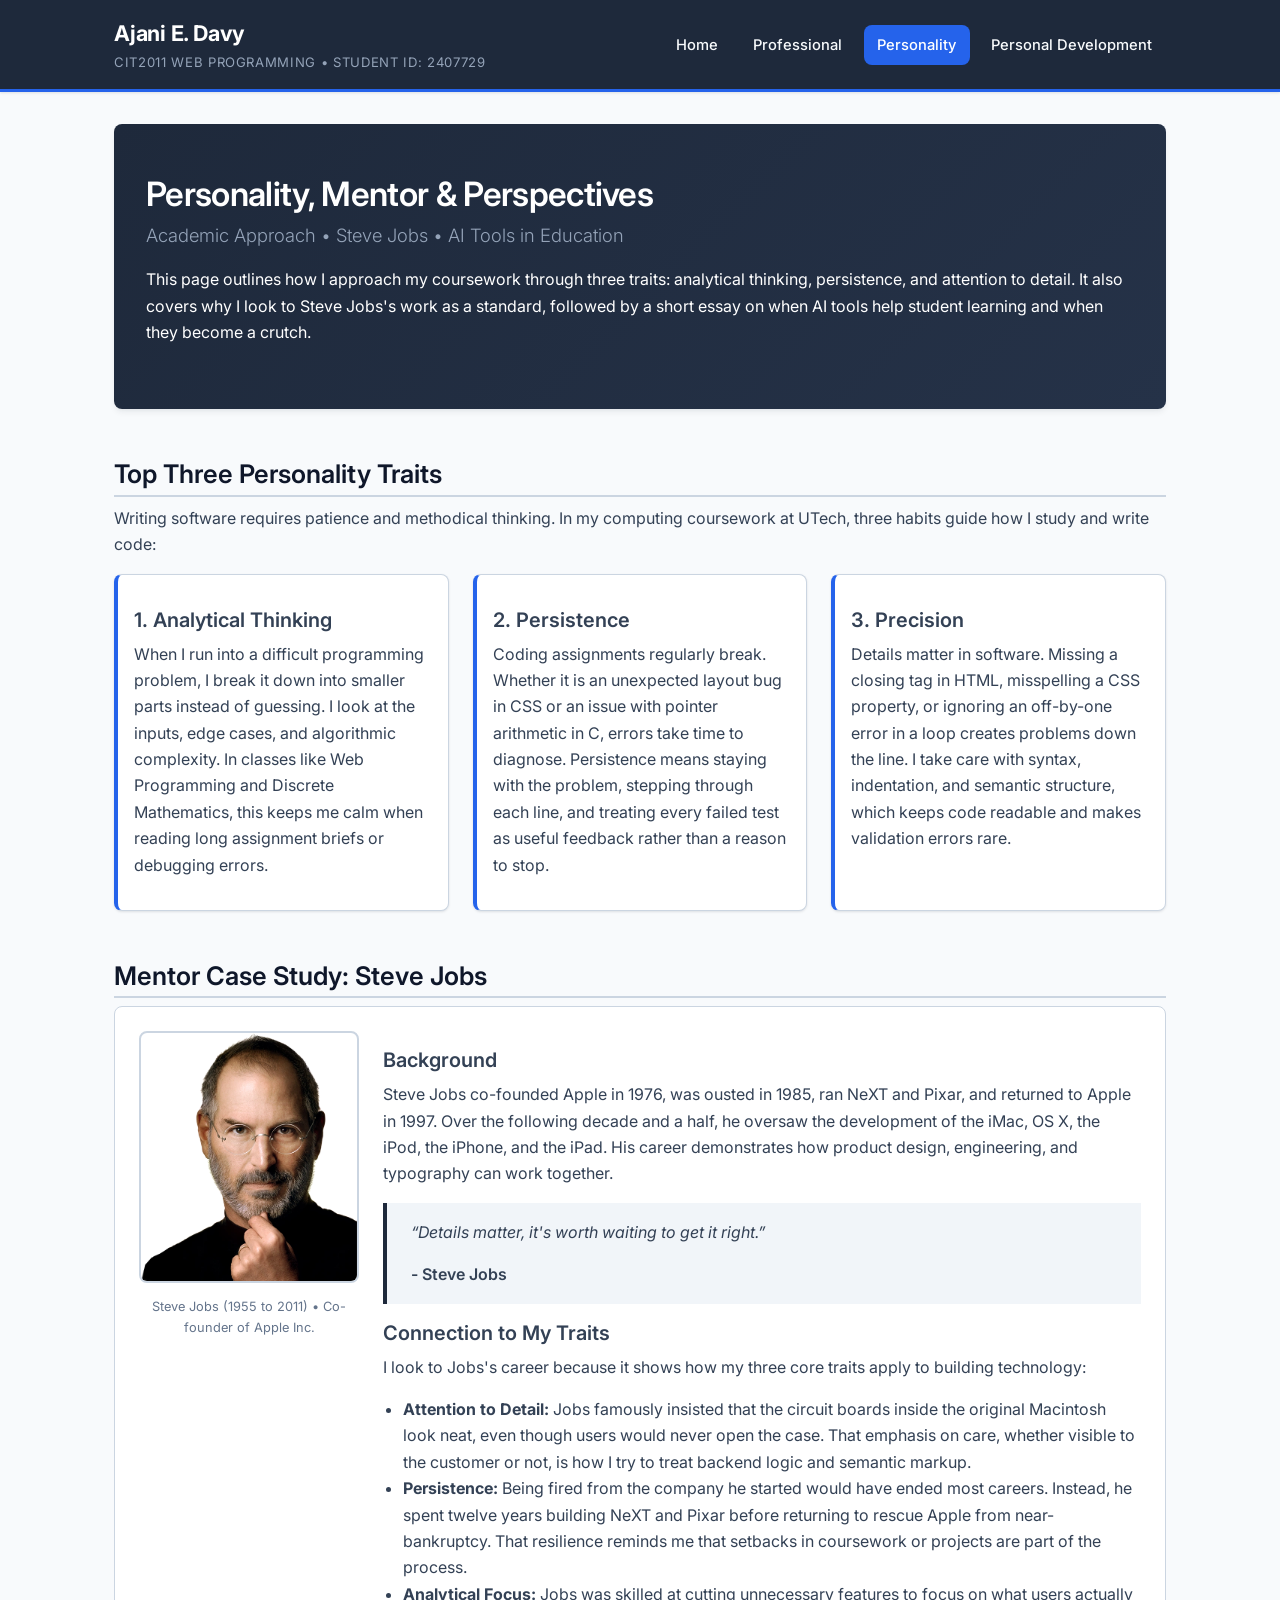
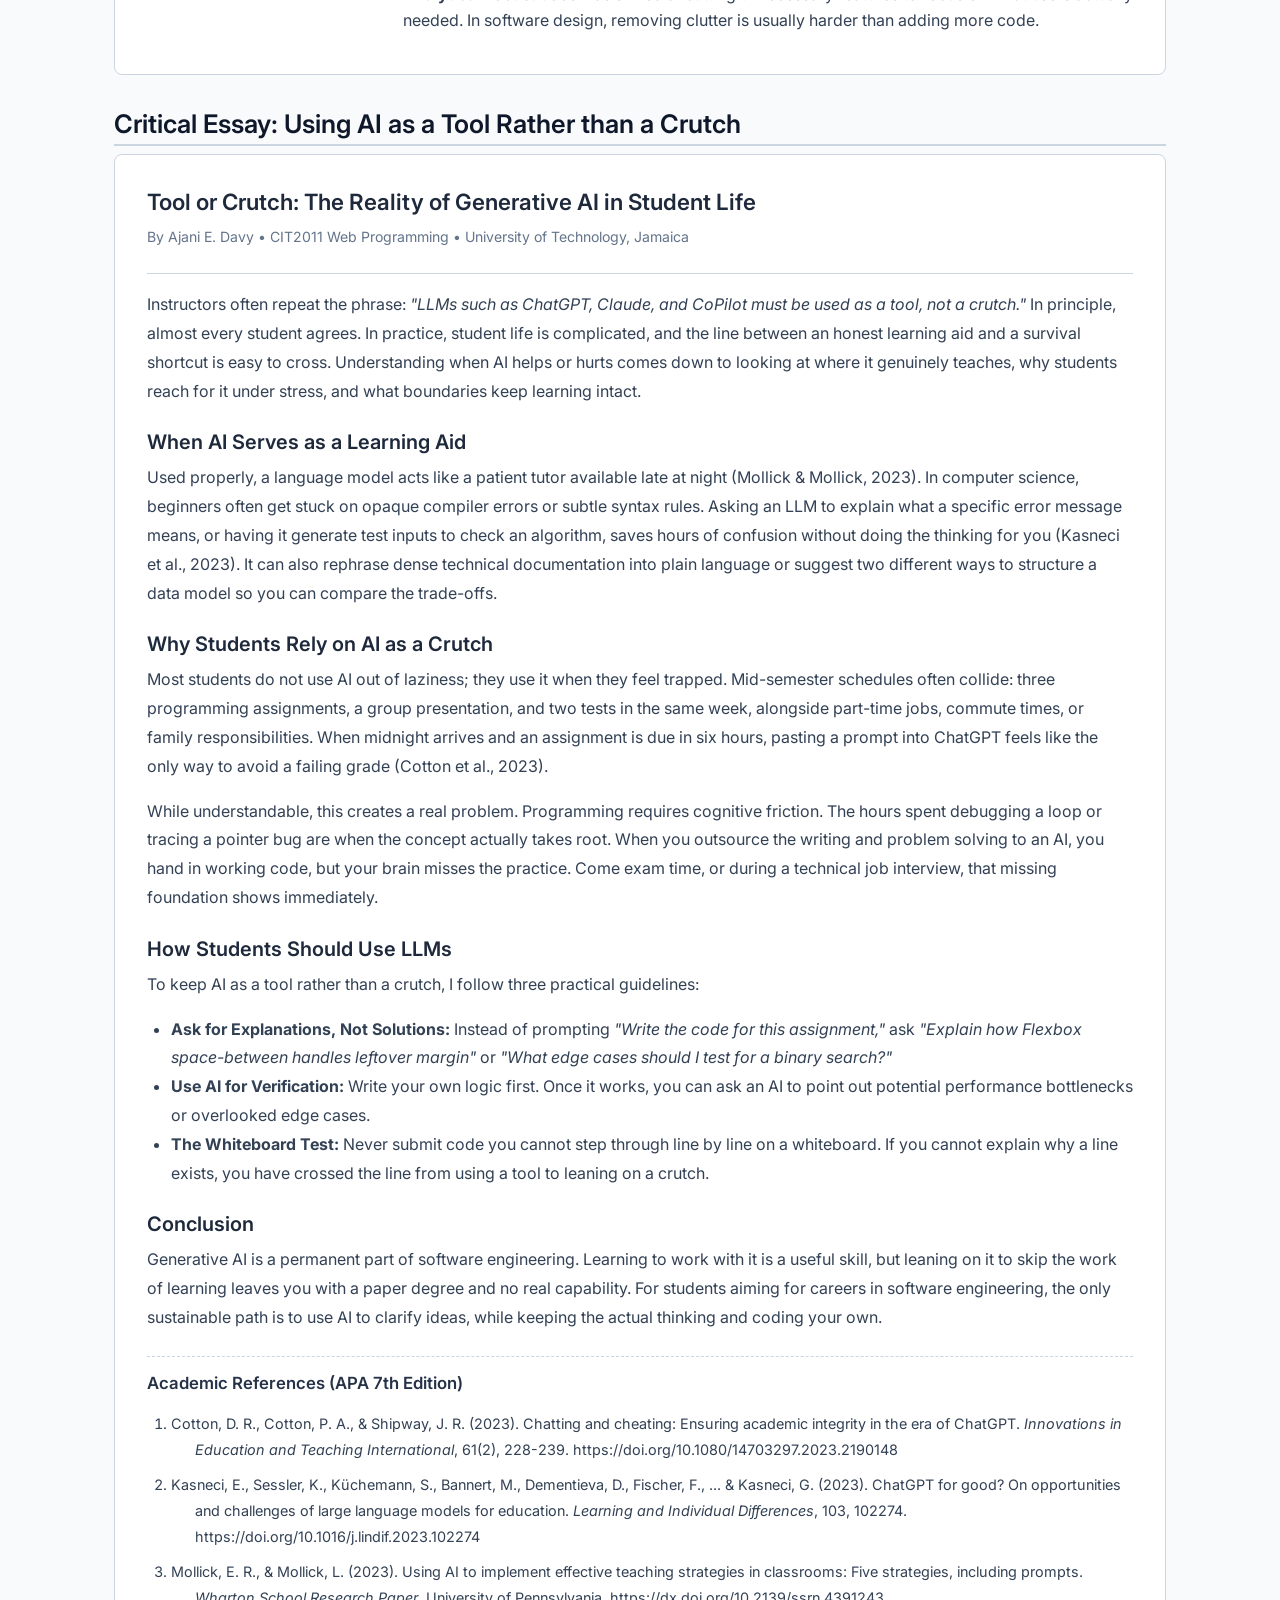
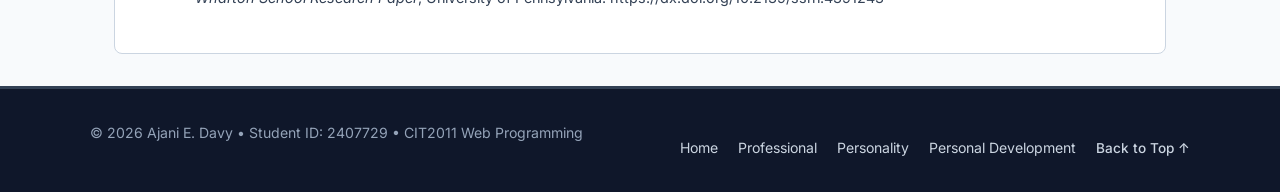
<file: 2407729_IA1_S1AY27/Codes/personality.html>
<!DOCTYPE html>
<html lang="en">
<head>
  <meta charset="UTF-8">
  <meta name="viewport" content="width=device-width, initial-scale=1.0">
  <meta name="description" content="Personality Traits, Hero Inspiration (Steve Jobs), and Critical Essay on LLMs in Education by Ajani E. Davy (ID: 2407729)">
  <meta name="author" content="Ajani E. Davy">
  <title>Ajani E. Davy | Personality &amp; Perspectives - CIT2011 IA#1</title>
  
  <!-- Google Fonts -->
  <link rel="preconnect" href="https://fonts.googleapis.com">
  <link rel="preconnect" href="https://fonts.gstatic.com" crossorigin>
  <link href="https://fonts.googleapis.com/css2?family=Inter:wght@300;400;500;600;700&display=swap" rel="stylesheet">
  
  <!-- External Stylesheet linked across all pages -->
  <link rel="stylesheet" href="../style.css">
</head>
<body id="top">

  <!-- Semantic Site Header with Navigation (Q1 & Q3) -->
  <header class="site-header">
    <div class="header-inner">
      <div class="brand-block">
        <span class="brand-title">Ajani E. Davy</span>
        <span class="brand-subtitle">CIT2011 Web Programming &bull; Student ID: 2407729</span>
      </div>
      <nav class="main-nav" aria-label="Main Navigation">
        <ul>
          <li><a href="index.html" class="nav-link">Home</a></li>
          <li><a href="professional.html" class="nav-link">Professional</a></li>
          <li><a href="personality.html" class="nav-link active">Personality</a></li>
          <li><a href="development.html" class="nav-link">Personal Development</a></li>
        </ul>
      </nav>
    </div>
  </header>

  <!-- Main Content Landmark -->
  <main class="main-container">

    <!-- Page Banner -->
    <section class="hero-banner" aria-labelledby="personality-heading">
      <h1 id="personality-heading">Personality, Mentor &amp; Perspectives</h1>
      <p class="hero-tagline">Academic Approach &bull; Steve Jobs &bull; AI Tools in Education</p>
      <p>
        This page outlines how I approach my coursework through three traits: analytical thinking, persistence, 
        and attention to detail. It also covers why I look to Steve Jobs's work as a standard, followed by a short 
        essay on when AI tools help student learning and when they become a crutch.
      </p>
    </section>

    <!-- Q4.2.a: Top 3 Personality Traits & Academic Impact [3 marks] -->
    <section aria-labelledby="traits-title">
      <h2 id="traits-title">Top Three Personality Traits</h2>
      <p>
        Writing software requires patience and methodical thinking. In my computing coursework at UTech, 
        three habits guide how I study and write code:
      </p>

      <div class="grid-3col">
        
        <article class="card personality-card">
          <h3>1. Analytical Thinking</h3>
          <p>
            When I run into a difficult programming problem, I break it down into smaller parts instead of guessing. 
            I look at the inputs, edge cases, and algorithmic complexity. In classes like Web Programming and Discrete Mathematics, 
            this keeps me calm when reading long assignment briefs or debugging errors.
          </p>
        </article>

        <article class="card personality-card">
          <h3>2. Persistence</h3>
          <p>
            Coding assignments regularly break. Whether it is an unexpected layout bug in CSS or an issue with pointer arithmetic 
            in C, errors take time to diagnose. Persistence means staying with the problem, stepping through each line, 
            and treating every failed test as useful feedback rather than a reason to stop.
          </p>
        </article>

        <article class="card personality-card">
          <h3>3. Precision</h3>
          <p>
            Details matter in software. Missing a closing tag in HTML, misspelling a CSS property, or ignoring an off-by-one 
            error in a loop creates problems down the line. I take care with syntax, indentation, and semantic structure, 
            which keeps code readable and makes validation errors rare.
          </p>
        </article>

      </div>
    </section>

    <!-- Q4.2.b: Hero / Mentor / Person Looked Up To: Steve Jobs [4 marks] -->
    <section aria-labelledby="hero-title">
      <h2 id="hero-title">Mentor Case Study: Steve Jobs</h2>

      <div class="hero-profile">
        <figure style="margin:0; text-align:center;">
          <img src="../Assets/steve_jobs.png" 
               alt="Official portrait of Steve Jobs, co-founder of Apple Inc." 
               class="hero-image"
               width="220"
               height="251">
          <figcaption style="font-size:0.8rem; color:var(--color-text-muted); margin-top:0.35rem;">
            Steve Jobs (1955 to 2011) &bull; Co-founder of Apple Inc.
          </figcaption>
        </figure>

        <div class="hero-details">
          <h3>Background</h3>
          <p>
            Steve Jobs co-founded Apple in 1976, was ousted in 1985, ran NeXT and Pixar, and returned to Apple in 1997. 
            Over the following decade and a half, he oversaw the development of the iMac, OS X, the iPod, the iPhone, and the iPad. 
            His career demonstrates how product design, engineering, and typography can work together.
          </p>

          <blockquote class="quote-box">
            <p>&ldquo;Details matter, it's worth waiting to get it right.&rdquo;</p>
            <cite>- Steve Jobs</cite>
          </blockquote>

          <h3>Connection to My Traits</h3>
          <p>
            I look to Jobs's career because it shows how my three core traits apply to building technology:
          </p>
          <ul style="padding-left:1.25rem; margin-bottom:var(--spacing-md);">
            <li>
              <strong>Attention to Detail:</strong> Jobs famously insisted that the circuit boards inside the original Macintosh 
              look neat, even though users would never open the case. That emphasis on care, whether visible to the customer or not, 
              is how I try to treat backend logic and semantic markup.
            </li>
            <li>
              <strong>Persistence:</strong> Being fired from the company he started would have ended most careers. Instead, 
              he spent twelve years building NeXT and Pixar before returning to rescue Apple from near-bankruptcy. That resilience 
              reminds me that setbacks in coursework or projects are part of the process.
            </li>
            <li>
              <strong>Analytical Focus:</strong> Jobs was skilled at cutting unnecessary features to focus on what users actually 
              needed. In software design, removing clutter is usually harder than adding more code.
            </li>
          </ul>
        </div>
      </div>
    </section>

    <!-- Q4.2.c: Critical Essay on LLMs in Higher Education [5 marks] -->
    <section aria-labelledby="essay-title">
      <h2 id="essay-title">Critical Essay: Using AI as a Tool Rather than a Crutch</h2>

      <article class="essay-content">
        <header style="margin-bottom:var(--spacing-md); border-bottom:1px solid var(--color-silver-border); padding-bottom:var(--spacing-sm);">
          <h3 style="font-size:1.4rem; color:var(--color-primary-navy); margin-top:0;">
            Tool or Crutch: The Reality of Generative AI in Student Life
          </h3>
          <p style="font-size:0.88rem; color:var(--color-text-muted);">
            By Ajani E. Davy &bull; CIT2011 Web Programming &bull; University of Technology, Jamaica
          </p>
        </header>

        <p>
          Instructors often repeat the phrase: <em>"LLMs such as ChatGPT, Claude, and CoPilot must be used as a tool, not a crutch."</em> 
          In principle, almost every student agrees. In practice, student life is complicated, and the line between an honest learning aid 
          and a survival shortcut is easy to cross. Understanding when AI helps or hurts comes down to looking at where it genuinely teaches, 
          why students reach for it under stress, and what boundaries keep learning intact.
        </p>

        <h3>When AI Serves as a Learning Aid</h3>
        <p>
          Used properly, a language model acts like a patient tutor available late at night (Mollick &amp; Mollick, 2023). 
          In computer science, beginners often get stuck on opaque compiler errors or subtle syntax rules. Asking an LLM to explain 
          what a specific error message means, or having it generate test inputs to check an algorithm, saves hours of confusion without 
          doing the thinking for you (Kasneci et al., 2023). It can also rephrase dense technical documentation into plain language 
          or suggest two different ways to structure a data model so you can compare the trade-offs.
        </p>

        <h3>Why Students Rely on AI as a Crutch</h3>
        <p>
          Most students do not use AI out of laziness; they use it when they feel trapped. Mid-semester schedules often collide: 
          three programming assignments, a group presentation, and two tests in the same week, alongside part-time jobs, commute times, 
          or family responsibilities. When midnight arrives and an assignment is due in six hours, pasting a prompt into ChatGPT feels 
          like the only way to avoid a failing grade (Cotton et al., 2023).
        </p>
        <p>
          While understandable, this creates a real problem. Programming requires cognitive friction. The hours spent debugging a loop 
          or tracing a pointer bug are when the concept actually takes root. When you outsource the writing and problem solving to an AI, 
          you hand in working code, but your brain misses the practice. Come exam time, or during a technical job interview, that missing 
          foundation shows immediately.
        </p>

        <h3>How Students Should Use LLMs</h3>
        <p>
          To keep AI as a tool rather than a crutch, I follow three practical guidelines:
        </p>
        <ul style="padding-left:1.5rem; margin-bottom:var(--spacing-md);">
          <li>
            <strong>Ask for Explanations, Not Solutions:</strong> Instead of prompting <em>"Write the code for this assignment,"</em> 
            ask <em>"Explain how Flexbox space-between handles leftover margin"</em> or <em>"What edge cases should I test for a binary search?"</em>
          </li>
          <li>
            <strong>Use AI for Verification:</strong> Write your own logic first. Once it works, you can ask an AI to point out potential 
            performance bottlenecks or overlooked edge cases.
          </li>
          <li>
            <strong>The Whiteboard Test:</strong> Never submit code you cannot step through line by line on a whiteboard. If you cannot explain 
            why a line exists, you have crossed the line from using a tool to leaning on a crutch.
          </li>
        </ul>

        <h3>Conclusion</h3>
        <p>
          Generative AI is a permanent part of software engineering. Learning to work with it is a useful skill, but leaning on it to skip 
          the work of learning leaves you with a paper degree and no real capability. For students aiming for careers in software engineering, 
          the only sustainable path is to use AI to clarify ideas, while keeping the actual thinking and coding your own.
        </p>

        <!-- Academic References in APA Format (Q4.2.c & Q4.4.e) -->
        <section aria-labelledby="essay-refs-title" style="margin-top:var(--spacing-lg); border-top:1px dashed var(--color-silver-border); padding-top:var(--spacing-md);">
          <h4 id="essay-refs-title">Academic References (APA 7th Edition)</h4>
          <ol class="academic-reference-list">
            <li>
              Cotton, D. R., Cotton, P. A., &amp; Shipway, J. R. (2023). Chatting and cheating: Ensuring academic integrity 
              in the era of ChatGPT. <em>Innovations in Education and Teaching International</em>, 61(2), 228-239. 
              https://doi.org/10.1080/14703297.2023.2190148
            </li>
            <li>
              Kasneci, E., Sessler, K., Küchemann, S., Bannert, M., Dementieva, D., Fischer, F., ... &amp; Kasneci, G. (2023). 
              ChatGPT for good? On opportunities and challenges of large language models for education. <em>Learning and Individual Differences</em>, 103, 102274. 
              https://doi.org/10.1016/j.lindif.2023.102274
            </li>
            <li>
              Mollick, E. R., &amp; Mollick, L. (2023). Using AI to implement effective teaching strategies in classrooms: 
              Five strategies, including prompts. <em>Wharton School Research Paper</em>, University of Pennsylvania. 
              https://dx.doi.org/10.2139/ssrn.4391243
            </li>
          </ol>
        </section>

      </article>
    </section>

  </main>

  <!-- Semantic Footer Landmark -->
  <footer class="site-footer">
    <div class="footer-inner">
      <div>
        <p>&copy; 2026 Ajani E. Davy &bull; Student ID: 2407729 &bull; CIT2011 Web Programming</p>
      </div>
      <div class="footer-links">
        <a href="index.html">Home</a>
        <a href="professional.html">Professional</a>
        <a href="personality.html">Personality</a>
        <a href="development.html">Personal Development</a>
        <a href="#top" class="back-to-top">Back to Top &uarr;</a>
      </div>
    </div>
  </footer>

</body>
</html>
</file>
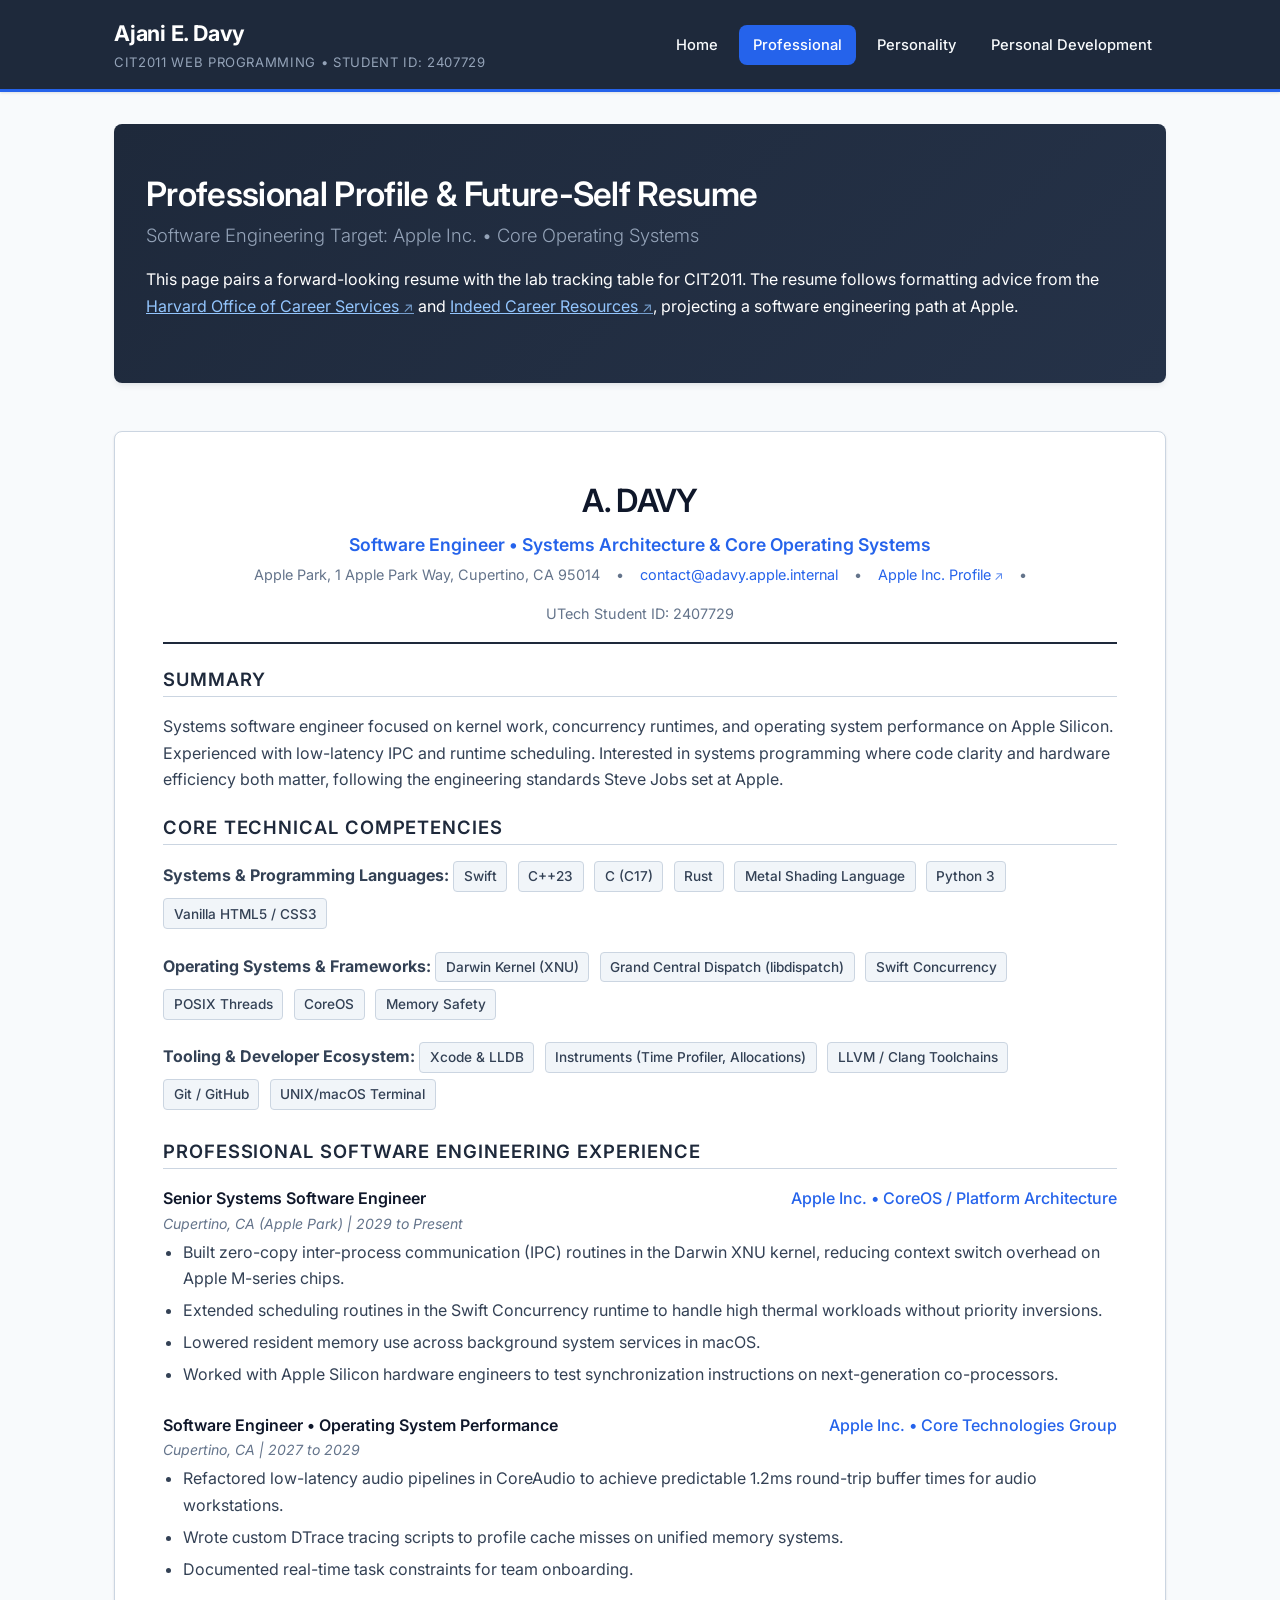
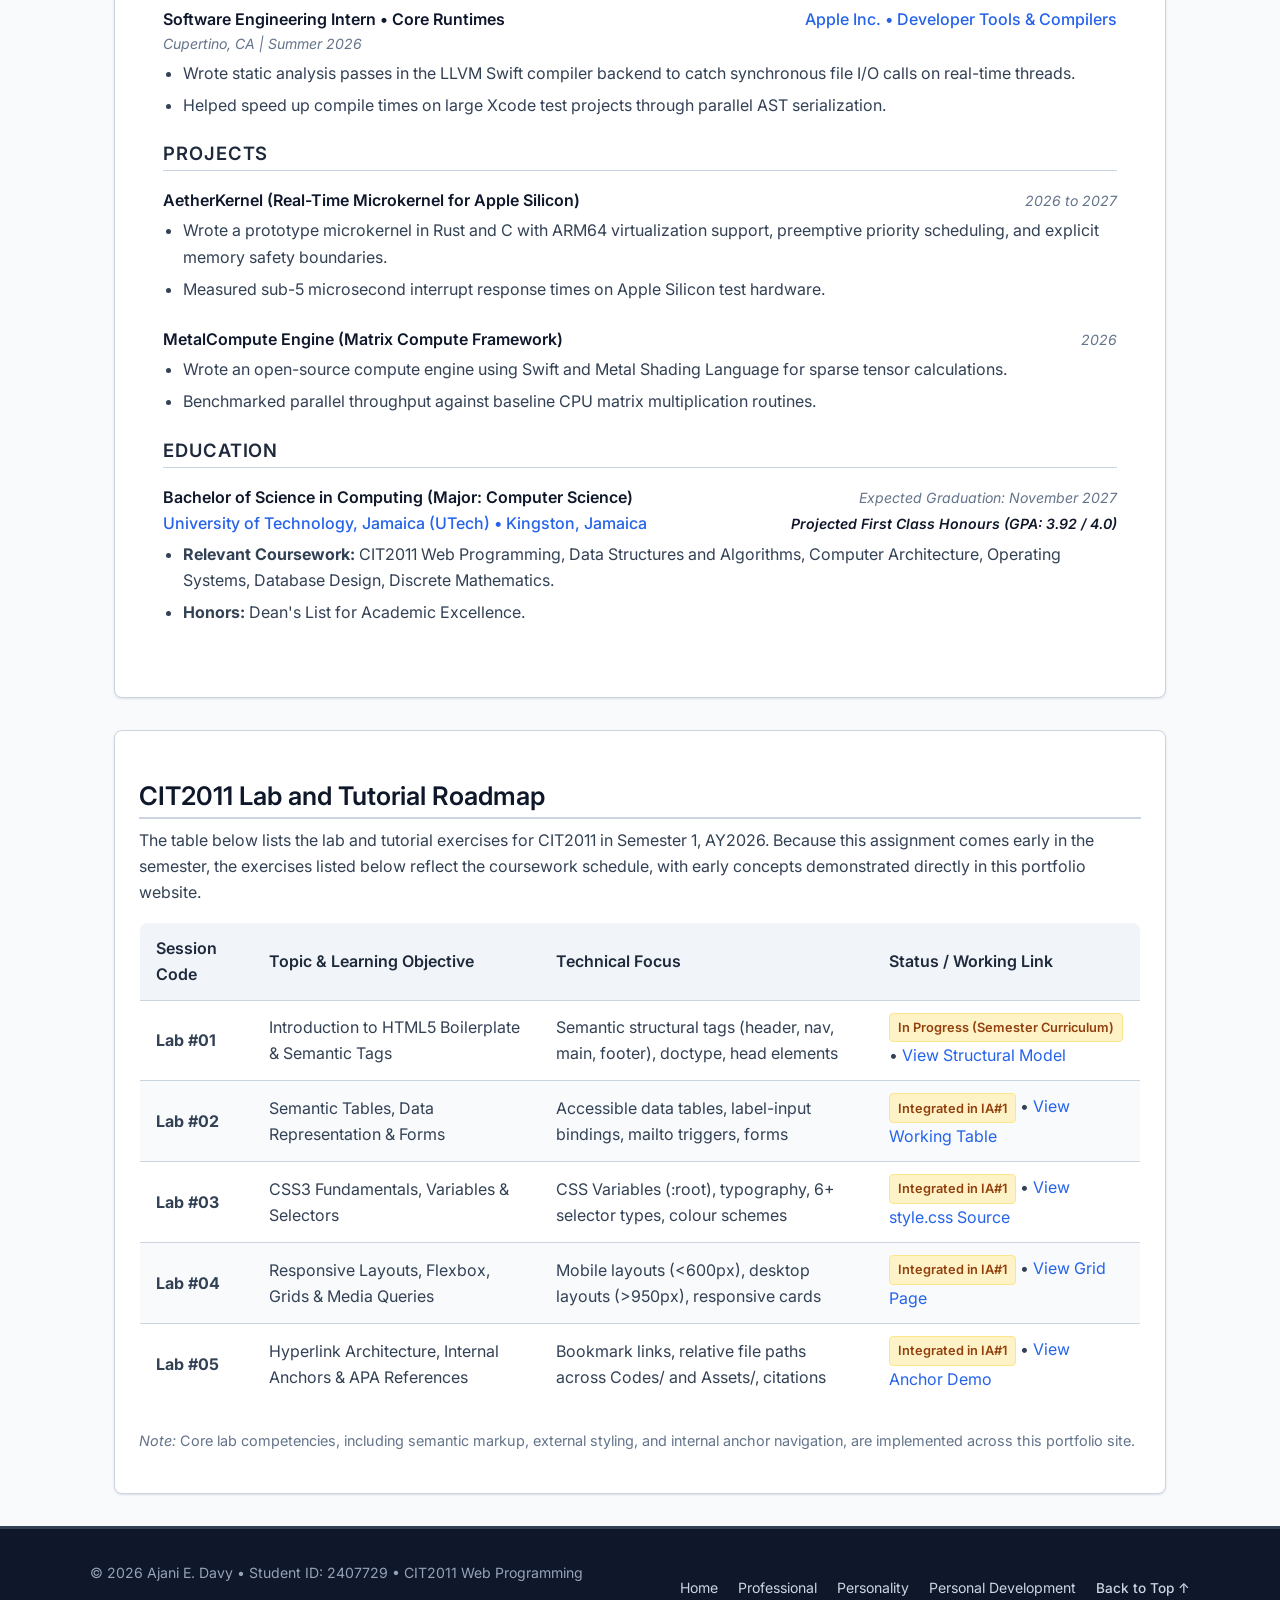
<file: 2407729_IA1_S1AY27/Codes/professional.html>
<!DOCTYPE html>
<html lang="en">
<head>
  <meta charset="UTF-8">
  <meta name="viewport" content="width=device-width, initial-scale=1.0">
  <meta name="description" content="Professional Profile and Future-Self Resume targeting Apple Inc. Software Engineering by Ajani E. Davy (ID: 2407729)">
  <meta name="author" content="Ajani E. Davy">
  <title>Ajani E. Davy | Professional Profile &amp; Resume - CIT2011 IA#1</title>
  
  <!-- Google Fonts -->
  <link rel="preconnect" href="https://fonts.googleapis.com">
  <link rel="preconnect" href="https://fonts.gstatic.com" crossorigin>
  <link href="https://fonts.googleapis.com/css2?family=Inter:wght@300;400;500;600;700&display=swap" rel="stylesheet">
  
  <!-- External Stylesheet linked across all pages -->
  <link rel="stylesheet" href="../style.css">
</head>
<body id="top">

  <!-- Semantic Site Header with Navigation (Q1 & Q3) -->
  <header class="site-header">
    <div class="header-inner">
      <div class="brand-block">
        <span class="brand-title">Ajani E. Davy</span>
        <span class="brand-subtitle">CIT2011 Web Programming &bull; Student ID: 2407729</span>
      </div>
      <nav class="main-nav" aria-label="Main Navigation">
        <ul>
          <li><a href="index.html" class="nav-link">Home</a></li>
          <li><a href="professional.html" class="nav-link active">Professional</a></li>
          <li><a href="personality.html" class="nav-link">Personality</a></li>
          <li><a href="development.html" class="nav-link">Personal Development</a></li>
        </ul>
      </nav>
    </div>
  </header>

  <!-- Main Content Landmark -->
  <main class="main-container">

    <!-- Page Heading -->
    <section class="hero-banner" aria-labelledby="pro-title">
      <h1 id="pro-title">Professional Profile &amp; Future-Self Resume</h1>
      <p class="hero-tagline">Software Engineering Target: Apple Inc. &bull; Core Operating Systems</p>
      <p>
        This page pairs a forward-looking resume with the lab tracking table for CIT2011. 
        The resume follows formatting advice from the 
        <a href="https://careerservices.fas.harvard.edu/resources/create-a-strong-resume/" target="_blank" rel="noopener noreferrer" style="color:#93c5fd; text-decoration:underline;">Harvard Office of Career Services</a> 
        and <a href="https://www.indeed.com/career-advice/resumes-cover-letters/what-makes-a-good-resume" target="_blank" rel="noopener noreferrer" style="color:#93c5fd; text-decoration:underline;">Indeed Career Resources</a>, 
        projecting a software engineering path at Apple.
      </p>
    </section>

    <!-- Harvard Style Resume Container (Q4.1.a.i) -->
    <article class="resume-container" aria-labelledby="resume-heading">
      
      <header class="resume-header">
        <h2 id="resume-heading" style="border:none; margin:0; font-size:2rem; letter-spacing:-0.02em;">A. DAVY</h2>
        <p style="font-size:1.1rem; color:var(--color-accent-blue); font-weight:600; margin:0.25rem 0;">
          Software Engineer &bull; Systems Architecture &amp; Core Operating Systems
        </p>
        <div class="resume-contact-bar">
          <span>Apple Park, 1 Apple Park Way, Cupertino, CA 95014</span>
          <span>&bull;</span>
          <span><a href="mailto:canuli@utech.edu.jm">contact@adavy.apple.internal</a></span>
          <span>&bull;</span>
          <span><a href="https://www.apple.com/careers/" target="_blank" rel="noopener noreferrer">Apple Inc. Profile</a></span>
          <span>&bull;</span>
          <span>UTech Student ID: 2407729</span>
        </div>
      </header>

      <!-- Professional Summary -->
      <section aria-labelledby="summary-title">
        <h3 id="summary-title" class="resume-section-title">Summary</h3>
        <p>
          Systems software engineer focused on kernel work, concurrency runtimes, and operating system performance 
          on Apple Silicon. Experienced with low-latency IPC and runtime scheduling. Interested in systems programming 
          where code clarity and hardware efficiency both matter, following the engineering standards Steve Jobs set at Apple.
        </p>
      </section>

      <!-- Technical Skills Section -->
      <section aria-labelledby="skills-title">
        <h3 id="skills-title" class="resume-section-title">Core Technical Competencies</h3>
        <div class="skills-group">
          <strong>Systems &amp; Programming Languages:</strong>
          <span class="skill-tag">Swift</span>
          <span class="skill-tag">C++23</span>
          <span class="skill-tag">C (C17)</span>
          <span class="skill-tag">Rust</span>
          <span class="skill-tag">Metal Shading Language</span>
          <span class="skill-tag">Python 3</span>
          <span class="skill-tag">Vanilla HTML5 / CSS3</span>
        </div>
        <div class="skills-group">
          <strong>Operating Systems &amp; Frameworks:</strong>
          <span class="skill-tag">Darwin Kernel (XNU)</span>
          <span class="skill-tag">Grand Central Dispatch (libdispatch)</span>
          <span class="skill-tag">Swift Concurrency</span>
          <span class="skill-tag">POSIX Threads</span>
          <span class="skill-tag">CoreOS</span>
          <span class="skill-tag">Memory Safety</span>
        </div>
        <div class="skills-group">
          <strong>Tooling &amp; Developer Ecosystem:</strong>
          <span class="skill-tag">Xcode &amp; LLDB</span>
          <span class="skill-tag">Instruments (Time Profiler, Allocations)</span>
          <span class="skill-tag">LLVM / Clang Toolchains</span>
          <span class="skill-tag">Git / GitHub</span>
          <span class="skill-tag">UNIX/macOS Terminal</span>
        </div>
      </section>

      <!-- Professional Experience Section (Dream BIG: Apple Inc.) -->
      <section aria-labelledby="experience-title">
        <h3 id="experience-title" class="resume-section-title">Professional Software Engineering Experience</h3>

        <div class="experience-item">
          <div class="item-heading">
            <span class="item-role">Senior Systems Software Engineer</span>
            <span class="item-company">Apple Inc. &bull; CoreOS / Platform Architecture</span>
          </div>
          <div class="item-heading">
            <span class="item-date">Cupertino, CA (Apple Park) | 2029 to Present</span>
          </div>
          <ul class="resume-list">
            <li>Built zero-copy inter-process communication (IPC) routines in the Darwin XNU kernel, reducing context switch overhead on Apple M-series chips.</li>
            <li>Extended scheduling routines in the Swift Concurrency runtime to handle high thermal workloads without priority inversions.</li>
            <li>Lowered resident memory use across background system services in macOS.</li>
            <li>Worked with Apple Silicon hardware engineers to test synchronization instructions on next-generation co-processors.</li>
          </ul>
        </div>

        <div class="experience-item">
          <div class="item-heading">
            <span class="item-role">Software Engineer &bull; Operating System Performance</span>
            <span class="item-company">Apple Inc. &bull; Core Technologies Group</span>
          </div>
          <div class="item-heading">
            <span class="item-date">Cupertino, CA | 2027 to 2029</span>
          </div>
          <ul class="resume-list">
            <li>Refactored low-latency audio pipelines in CoreAudio to achieve predictable 1.2ms round-trip buffer times for audio workstations.</li>
            <li>Wrote custom DTrace tracing scripts to profile cache misses on unified memory systems.</li>
            <li>Documented real-time task constraints for team onboarding.</li>
          </ul>
        </div>

        <div class="experience-item">
          <div class="item-heading">
            <span class="item-role">Software Engineering Intern &bull; Core Runtimes</span>
            <span class="item-company">Apple Inc. &bull; Developer Tools &amp; Compilers</span>
          </div>
          <div class="item-heading">
            <span class="item-date">Cupertino, CA | Summer 2026</span>
          </div>
          <ul class="resume-list">
            <li>Wrote static analysis passes in the LLVM Swift compiler backend to catch synchronous file I/O calls on real-time threads.</li>
            <li>Helped speed up compile times on large Xcode test projects through parallel AST serialization.</li>
          </ul>
        </div>

      </section>

      <!-- Technical Projects -->
      <section aria-labelledby="projects-title">
        <h3 id="projects-title" class="resume-section-title">Projects</h3>

        <div class="experience-item">
          <div class="item-heading">
            <span class="item-role">AetherKernel (Real-Time Microkernel for Apple Silicon)</span>
            <span class="item-date">2026 to 2027</span>
          </div>
          <ul class="resume-list">
            <li>Wrote a prototype microkernel in Rust and C with ARM64 virtualization support, preemptive priority scheduling, and explicit memory safety boundaries.</li>
            <li>Measured sub-5 microsecond interrupt response times on Apple Silicon test hardware.</li>
          </ul>
        </div>

        <div class="experience-item">
          <div class="item-heading">
            <span class="item-role">MetalCompute Engine (Matrix Compute Framework)</span>
            <span class="item-date">2026</span>
          </div>
          <ul class="resume-list">
            <li>Wrote an open-source compute engine using Swift and Metal Shading Language for sparse tensor calculations.</li>
            <li>Benchmarked parallel throughput against baseline CPU matrix multiplication routines.</li>
          </ul>
        </div>

      </section>

      <!-- Education Section -->
      <section aria-labelledby="education-title">
        <h3 id="education-title" class="resume-section-title">Education</h3>
        
        <div class="education-item">
          <div class="item-heading">
            <span class="item-role">Bachelor of Science in Computing (Major: Computer Science)</span>
            <span class="item-date">Expected Graduation: November 2027</span>
          </div>
          <div class="item-heading">
            <span class="item-company">University of Technology, Jamaica (UTech) &bull; Kingston, Jamaica</span>
            <span class="item-date" style="font-weight:600; color:var(--color-navy-dark);">Projected First Class Honours (GPA: 3.92 / 4.0)</span>
          </div>
          <ul class="resume-list">
            <li><strong>Relevant Coursework:</strong> CIT2011 Web Programming, Data Structures and Algorithms, Computer Architecture, Operating Systems, Database Design, Discrete Mathematics.</li>
            <li><strong>Honors:</strong> Dean's List for Academic Excellence.</li>
          </ul>
        </div>

      </section>

    </article>

    <!-- CIT2011 S1 AY2026 Coursework & Lab Projects (Q4.1.a.ii) -->
    <section class="card" aria-labelledby="lab-section-title">
      <h2 id="lab-section-title">CIT2011 Lab and Tutorial Roadmap</h2>
      <p>
        The table below lists the lab and tutorial exercises for CIT2011 in Semester 1, AY2026. 
        Because this assignment comes early in the semester, the exercises listed below reflect the coursework 
        schedule, with early concepts demonstrated directly in this portfolio website.
      </p>

      <table class="data-table" aria-label="CIT2011 Lab and Tutorial Projects Registry">
        <thead>
          <tr>
            <th scope="col">Session Code</th>
            <th scope="col">Topic &amp; Learning Objective</th>
            <th scope="col">Technical Focus</th>
            <th scope="col">Status / Working Link</th>
          </tr>
        </thead>
        <tbody>
          <tr>
            <td><strong>Lab #01</strong></td>
            <td>Introduction to HTML5 Boilerplate &amp; Semantic Tags</td>
            <td>Semantic structural tags (header, nav, main, footer), doctype, head elements</td>
            <td>
              <span class="status-badge status-in-progress">In Progress (Semester Curriculum)</span> &bull; 
              <a href="index.html" title="Integrated in Portfolio IA#1">View Structural Model</a>
            </td>
          </tr>
          <tr>
            <td><strong>Lab #02</strong></td>
            <td>Semantic Tables, Data Representation &amp; Forms</td>
            <td>Accessible data tables, label-input bindings, mailto triggers, forms</td>
            <td>
              <span class="status-badge status-in-progress">Integrated in IA#1</span> &bull; 
              <a href="#lab-section-title" title="Integrated Registry Table">View Working Table</a>
            </td>
          </tr>
          <tr>
            <td><strong>Lab #03</strong></td>
            <td>CSS3 Fundamentals, Variables &amp; Selectors</td>
            <td>CSS Variables (:root), typography, 6+ selector types, colour schemes</td>
            <td>
              <span class="status-badge status-in-progress">Integrated in IA#1</span> &bull; 
              <a href="../style.css" title="External Stylesheet">View style.css Source</a>
            </td>
          </tr>
          <tr>
            <td><strong>Lab #04</strong></td>
            <td>Responsive Layouts, Flexbox, Grids &amp; Media Queries</td>
            <td>Mobile layouts (&lt;600px), desktop layouts (&gt;950px), responsive cards</td>
            <td>
              <span class="status-badge status-in-progress">Integrated in IA#1</span> &bull; 
              <a href="personality.html" title="Responsive Grid Layout Demonstration">View Grid Page</a>
            </td>
          </tr>
          <tr>
            <td><strong>Lab #05</strong></td>
            <td>Hyperlink Architecture, Internal Anchors &amp; APA References</td>
            <td>Bookmark links, relative file paths across Codes/ and Assets/, citations</td>
            <td>
              <span class="status-badge status-in-progress">Integrated in IA#1</span> &bull; 
              <a href="development.html#cures" title="Personal Development Bookmark Links">View Anchor Demo</a>
            </td>
          </tr>
        </tbody>
      </table>

      <p style="font-size:0.9rem; color:var(--color-text-muted); margin-top:var(--spacing-sm);">
        <em>Note:</em> Core lab competencies, including semantic markup, external styling, and internal anchor navigation, 
        are implemented across this portfolio site.
      </p>
    </section>

  </main>

  <!-- Semantic Footer Landmark -->
  <footer class="site-footer">
    <div class="footer-inner">
      <div>
        <p>&copy; 2026 Ajani E. Davy &bull; Student ID: 2407729 &bull; CIT2011 Web Programming</p>
      </div>
      <div class="footer-links">
        <a href="index.html">Home</a>
        <a href="professional.html">Professional</a>
        <a href="personality.html">Personality</a>
        <a href="development.html">Personal Development</a>
        <a href="#top" class="back-to-top">Back to Top &uarr;</a>
      </div>
    </div>
  </footer>

</body>
</html>
</file>
<file: 2407729_IA1_S1AY27/style.css>
/* ==========================================================================
   IA#1 Web Programming - CIT2011 S1 AY2026
   Student Name: Ajani E. Davy
   Student ID: 2407729
   Tutor: canuli@utech.edu.jm
   Theme: Minimalist, Muted Blue, and Bluish Silver
   File: style.css (External Stylesheet linked to all HTML pages)
   ========================================================================== */

/* --------------------------------------------------------------------------
   1. CSS VARIABLES (:root) - Q2 Requirement [Consistent Colour Scheme & Fonts]
   -------------------------------------------------------------------------- */
:root {
  /* Minimalist Muted Blue & Bluish Silver Palette */
  --color-primary-navy: #1e293b;        /* Deep muted blue (RGB: 30, 41, 59) */
  --color-navy-dark: #0f172a;           /* Dark slate/navy (RGB: 15, 23, 42) */
  --color-slate-blue: #253248;          /* Classic slate blue (RGB: 37, 50, 72) */
  --color-muted-blue: #334155;          /* Medium muted blue (RGB: 51, 65, 85) */
  --color-accent-blue: #2563eb;         /* Vibrant blue accent (RGB: 37, 99, 235) */
  --color-accent-hover: #1d4ed8;        /* Hover blue (RGB: 29, 78, 216) */
  --color-silver-light: #f8fafc;        /* Canvas background (RGB: 248, 250, 252) */
  --color-silver-card: #f1f5f9;         /* Card background (RGB: 241, 245, 249) */
  --color-silver-border: #cbd5e1;       /* Bluish silver border (RGB: 203, 213, 225) */
  --color-silver-dark: #94a3b8;         /* Subdued silver/gray (RGB: 148, 163, 184) */
  --color-text-main: #0f172a;           /* Primary text */
  --color-text-body: #334155;           /* Body paragraph text */
  --color-text-muted: #64748b;          /* Secondary/muted text */
  --color-white: #ffffff;

  /* Typography */
  --font-family-base: 'Inter', -apple-system, BlinkMacSystemFont, 'Segoe UI', Roboto, Helvetica, Arial, sans-serif;
  --font-family-heading: 'Inter', -apple-system, BlinkMacSystemFont, sans-serif;
  --root-font-weight: 400;
  --heading-font-weight: 600;
  --line-height-base: 1.65;
  --line-height-heading: 1.3;

  /* Spacing and Layout */
  --spacing-xs: 0.25rem;
  --spacing-sm: 0.5rem;
  --spacing-md: 1rem;
  --spacing-lg: 1.5rem;
  --spacing-xl: 2rem;
  --spacing-2xl: 3rem;
  --max-width-content: 1100px;
  --border-radius: 8px;
  --box-shadow-subtle: 0 1px 3px rgba(15, 23, 42, 0.08), 0 1px 2px rgba(15, 23, 42, 0.04);
  --box-shadow-card: 0 4px 6px -1px rgba(15, 23, 42, 0.07), 0 2px 4px -2px rgba(15, 23, 42, 0.05);
}

/* --------------------------------------------------------------------------
   2. DEMONSTRATION OF AT LEAST 6 CSS SELECTOR TYPES (Q2 Requirement)
   - Selector Type 1: Element / Type Selector
   - Selector Type 2: Class Selector
   - Selector Type 3: ID Selector
   - Selector Type 4: Attribute Selector
   - Selector Type 5: Pseudo-class Selector
   - Selector Type 6: Pseudo-element Selector
   - Selector Type 7: Descendant / Combinator Selector
   - Selector Type 8: Grouping Selector
   -------------------------------------------------------------------------- */

/* [Selector Type 8: Grouping Selector] */
*, *::before, *::after {
  box-sizing: border-box;
  margin: 0;
  padding: 0;
}

/* [Selector Type 1: Element Selector] */
body {
  font-family: var(--font-family-base);
  font-size: 16px;
  font-weight: var(--root-font-weight);
  line-height: var(--line-height-base);
  color: var(--color-text-body);
  background-color: var(--color-silver-light);
  min-height: 100vh;
  display: flex;
  flex-direction: column;
}

/* [Selector Type 6: Pseudo-element Selector] */
::selection {
  background-color: var(--color-accent-blue);
  color: var(--color-white);
}

/* [Selector Type 8: Grouping Selector] */
h1, h2, h3, h4 {
  font-family: var(--font-family-heading);
  font-weight: var(--heading-font-weight);
  line-height: var(--line-height-heading);
  color: var(--color-navy-dark);
  margin-bottom: var(--spacing-sm);
}

h1 {
  font-size: 2.1rem;
  letter-spacing: -0.02em;
}

h2 {
  font-size: 1.6rem;
  margin-top: var(--spacing-lg);
  padding-bottom: var(--spacing-xs);
  border-bottom: 2px solid var(--color-silver-border);
}

h3 {
  font-size: 1.25rem;
  margin-top: var(--spacing-md);
  color: var(--color-muted-blue);
}

h4 {
  font-size: 1.05rem;
  color: var(--color-slate-blue);
}

p {
  margin-bottom: var(--spacing-md);
}

/* [Selector Type 1: Element Selector] */
a {
  color: var(--color-accent-blue);
  text-decoration: none;
  transition: color 0.2s ease-in-out;
}

/* [Selector Type 5: Pseudo-class Selector] */
a:hover {
  color: var(--color-accent-hover);
  text-decoration: underline;
}

/* [Selector Type 5: Pseudo-class Selector] */
a:focus-visible {
  outline: 2px solid var(--color-accent-blue);
  outline-offset: 3px;
  border-radius: 2px;
}

/* [Selector Type 4: Attribute Selector] */
a[target="_blank"]::after {
  content: " \2197"; /* External arrow unicode */
  font-size: 0.85em;
  opacity: 0.75;
}

/* [Selector Type 4: Attribute Selector for Mailto Link] */
a[href^="mailto:"] {
  display: inline-block;
  cursor: pointer;
}

/* --------------------------------------------------------------------------
   3. HEADER & NAVIGATION BAR
   -------------------------------------------------------------------------- */
/* [Selector Type 2: Class Selector] */
.site-header {
  background-color: var(--color-primary-navy);
  color: var(--color-white);
  border-bottom: 3px solid var(--color-accent-blue);
  box-shadow: var(--box-shadow-subtle);
}

/* [Selector Type 7: Descendant / Combinator Selector] */
.site-header .header-inner {
  max-width: var(--max-width-content);
  margin: 0 auto;
  padding: var(--spacing-md) var(--spacing-lg);
  display: flex;
  justify-content: space-between;
  align-items: center;
  flex-wrap: wrap;
  gap: var(--spacing-md);
}

.brand-title {
  color: var(--color-white);
  font-size: 1.35rem;
  font-weight: 700;
  letter-spacing: -0.01em;
}

.brand-subtitle {
  font-size: 0.82rem;
  color: var(--color-silver-dark);
  text-transform: uppercase;
  letter-spacing: 0.05em;
  display: block;
}

/* Navigation Menu */
.main-nav ul {
  list-style: none;
  display: flex;
  gap: var(--spacing-sm);
  align-items: center;
  flex-wrap: wrap;
}

/* [Selector Type 7: Child Combinator Selector] */
.main-nav > ul > li {
  display: inline-block;
}

.nav-link {
  display: inline-block;
  padding: 0.5rem 0.85rem;
  color: var(--color-silver-light);
  font-size: 0.92rem;
  font-weight: 500;
  border-radius: var(--border-radius);
  transition: background-color 0.2s ease, color 0.2s ease;
}

/* [Selector Type 5: Pseudo-class Selector] */
.nav-link:hover {
  background-color: var(--color-muted-blue);
  color: var(--color-white);
  text-decoration: none;
}

/* Active Link State */
.nav-link.active {
  background-color: var(--color-accent-blue);
  color: var(--color-white);
}

/* --------------------------------------------------------------------------
   4. LAYOUT & CONTAINER SYSTEM
   -------------------------------------------------------------------------- */
.main-container {
  max-width: var(--max-width-content);
  width: 100%;
  margin: var(--spacing-xl) auto;
  padding: 0 var(--spacing-lg);
  flex: 1 0 auto;
}

.hero-banner {
  background: linear-gradient(135deg, var(--color-primary-navy) 0%, var(--color-slate-blue) 100%);
  color: var(--color-white);
  padding: var(--spacing-2xl) var(--spacing-xl);
  border-radius: var(--border-radius);
  margin-bottom: var(--spacing-2xl);
  box-shadow: var(--box-shadow-card);
}

.hero-banner h1 {
  color: var(--color-white);
  margin-bottom: var(--spacing-xs);
}

.hero-tagline {
  color: var(--color-silver-dark);
  font-size: 1.15rem;
  margin-bottom: var(--spacing-md);
  font-weight: 300;
}

/* Grid & Card Containers */
.grid-2col {
  display: grid;
  grid-template-columns: repeat(2, 1fr);
  gap: var(--spacing-lg);
  margin-bottom: var(--spacing-xl);
}

.grid-3col {
  display: grid;
  grid-template-columns: repeat(3, 1fr);
  gap: var(--spacing-lg);
  margin-bottom: var(--spacing-xl);
}

.card {
  background-color: var(--color-white);
  border: 1px solid var(--color-silver-border);
  border-radius: var(--border-radius);
  padding: var(--spacing-lg);
  box-shadow: var(--box-shadow-subtle);
  transition: transform 0.2s ease, box-shadow 0.2s ease;
}

/* [Selector Type 5: Pseudo-class Selector] */
.card:hover {
  transform: translateY(-2px);
  box-shadow: var(--box-shadow-card);
}

/* --------------------------------------------------------------------------
   5. SCHOOL ID CARD COMPONENT (Q1 Requirement)
   -------------------------------------------------------------------------- */
/* [Selector Type 3: ID Selector] */
#student-id-section {
  background-color: var(--color-silver-card);
  border: 1px solid var(--color-silver-border);
  border-radius: var(--border-radius);
  padding: var(--spacing-lg);
  margin-bottom: var(--spacing-xl);
}

.id-card-wrapper {
  display: flex;
  flex-direction: column;
  align-items: center;
  text-align: center;
  gap: var(--spacing-md);
}

/* Student ID image link styling */
.id-card-link {
  display: inline-block;
  border-radius: var(--border-radius);
  overflow: hidden;
  box-shadow: var(--box-shadow-card);
  border: 2px solid var(--color-silver-border);
  transition: transform 0.2s ease, border-color 0.2s ease;
}

.id-card-link:hover {
  transform: scale(1.02);
  border-color: var(--color-accent-blue);
}

.id-card-image {
  display: block;
  max-width: 100%;
  width: 440px;
  height: auto;
  aspect-ratio: 440 / 275;
  object-fit: contain;
}

.id-prompt-badge {
  display: inline-flex;
  align-items: center;
  gap: var(--spacing-xs);
  background-color: var(--color-primary-navy);
  color: var(--color-white);
  padding: var(--spacing-xs) var(--spacing-md);
  border-radius: 20px;
  font-size: 0.85rem;
  font-weight: 500;
  margin-top: var(--spacing-xs);
}

/* --------------------------------------------------------------------------
   6. PROFESSIONAL PAGE & RESUME STYLES (Q4.1 Requirement)
   -------------------------------------------------------------------------- */
.resume-container {
  background-color: var(--color-white);
  border: 1px solid var(--color-silver-border);
  border-radius: var(--border-radius);
  padding: var(--spacing-2xl);
  box-shadow: var(--box-shadow-subtle);
  margin-bottom: var(--spacing-xl);
}

.resume-header {
  text-align: center;
  padding-bottom: var(--spacing-md);
  border-bottom: 2px solid var(--color-primary-navy);
  margin-bottom: var(--spacing-lg);
}

.resume-contact-bar {
  display: flex;
  justify-content: center;
  flex-wrap: wrap;
  gap: var(--spacing-md);
  font-size: 0.9rem;
  color: var(--color-text-muted);
}

.resume-section-title {
  font-size: 1.15rem;
  text-transform: uppercase;
  letter-spacing: 0.05em;
  color: var(--color-primary-navy);
  border-bottom: 1px solid var(--color-silver-border);
  padding-bottom: var(--spacing-xs);
  margin-top: var(--spacing-lg);
  margin-bottom: var(--spacing-md);
}

.experience-item, .education-item {
  margin-bottom: var(--spacing-lg);
}

.item-heading {
  display: flex;
  justify-content: space-between;
  align-items: baseline;
  flex-wrap: wrap;
}

.item-role {
  font-weight: 600;
  color: var(--color-navy-dark);
}

.item-company {
  color: var(--color-accent-blue);
  font-weight: 500;
}

.item-date {
  color: var(--color-text-muted);
  font-size: 0.88rem;
  font-style: italic;
}

.resume-list {
  padding-left: 1.25rem;
  margin-top: var(--spacing-xs);
}

.resume-list li {
  margin-bottom: 0.35rem;
}

/* Skills Badges */
.skills-group {
  margin-bottom: var(--spacing-md);
}

.skill-tag {
  display: inline-block;
  background-color: var(--color-silver-card);
  color: var(--color-muted-blue);
  border: 1px solid var(--color-silver-border);
  padding: 0.2rem 0.6rem;
  border-radius: 4px;
  font-size: 0.85rem;
  margin-right: 0.4rem;
  margin-bottom: 0.4rem;
  font-weight: 500;
}

/* CIT2011 Lab Table */
.data-table {
  width: 100%;
  border-collapse: collapse;
  margin-top: var(--spacing-md);
  margin-bottom: var(--spacing-lg);
  background-color: var(--color-white);
  border: 1px solid var(--color-silver-border);
  border-radius: var(--border-radius);
  overflow: hidden;
}

.data-table th, .data-table td {
  padding: 0.75rem 1rem;
  text-align: left;
  border-bottom: 1px solid var(--color-silver-border);
}

.data-table th {
  background-color: var(--color-silver-card);
  color: var(--color-primary-navy);
  font-weight: 600;
}

/* [Selector Type 5: Pseudo-class Selector] */
.data-table tbody tr:nth-child(even) {
  background-color: var(--color-silver-light);
}

.data-table tbody tr:hover {
  background-color: #e2e8f0;
}

.status-badge {
  display: inline-block;
  padding: 0.2rem 0.5rem;
  border-radius: 4px;
  font-size: 0.8rem;
  font-weight: 600;
}

.status-in-progress {
  background-color: #fef3c7;
  color: #92400e;
  border: 1px solid #fde68a;
}

.status-pending {
  background-color: #e2e8f0;
  color: #475569;
  border: 1px solid #cbd5e1;
}

/* --------------------------------------------------------------------------
   7. PERSONALITY & HERO STYLES (Q4.2 Requirement)
   -------------------------------------------------------------------------- */
.personality-card {
  border-left: 4px solid var(--color-accent-blue);
  padding: var(--spacing-md);
  background-color: var(--color-white);
  margin-bottom: var(--spacing-md);
}

.hero-profile {
  display: flex;
  gap: var(--spacing-lg);
  align-items: flex-start;
  background-color: var(--color-white);
  border: 1px solid var(--color-silver-border);
  border-radius: var(--border-radius);
  padding: var(--spacing-lg);
  margin-bottom: var(--spacing-xl);
}

.hero-image {
  width: 220px;
  height: auto;
  aspect-ratio: 575 / 657;
  object-fit: cover;
  border-radius: var(--border-radius);
  border: 2px solid var(--color-silver-border);
  flex-shrink: 0;
}

.quote-box {
  background-color: var(--color-silver-card);
  border-left: 4px solid var(--color-primary-navy);
  padding: var(--spacing-md) var(--spacing-lg);
  margin: var(--spacing-md) 0;
  font-style: italic;
}

.quote-box cite {
  display: block;
  margin-top: var(--spacing-xs);
  font-style: normal;
  font-weight: 600;
  color: var(--color-muted-blue);
}

/* Essay Container */
.essay-content {
  background-color: var(--color-white);
  padding: var(--spacing-xl);
  border: 1px solid var(--color-silver-border);
  border-radius: var(--border-radius);
  line-height: 1.8;
}

.essay-content h3 {
  color: var(--color-primary-navy);
  margin-top: var(--spacing-lg);
}

.academic-reference-list {
  padding-left: 1.5rem;
  margin-top: var(--spacing-md);
  font-size: 0.9rem;
}

.academic-reference-list li {
  margin-bottom: 0.6rem;
  text-indent: -1.5rem;
  padding-left: 1.5rem;
}

/* --------------------------------------------------------------------------
   8. PERSONAL DEVELOPMENT & BOOKMARK LINKS (Q3 & Q4.3 Requirement)
   -------------------------------------------------------------------------- */
/* Table of Contents for Internal Anchor Links */
.toc-container {
  background-color: var(--color-silver-card);
  border: 1px solid var(--color-silver-border);
  border-radius: var(--border-radius);
  padding: var(--spacing-md) var(--spacing-lg);
  margin-bottom: var(--spacing-xl);
}

.toc-title {
  font-size: 1rem;
  font-weight: 600;
  color: var(--color-primary-navy);
  margin-bottom: var(--spacing-xs);
}

.toc-list {
  list-style: none;
  display: flex;
  flex-wrap: wrap;
  gap: var(--spacing-md);
}

.toc-link {
  display: inline-flex;
  align-items: center;
  font-weight: 500;
  padding: 0.25rem 0.5rem;
  border-radius: 4px;
  background-color: var(--color-white);
  border: 1px solid var(--color-silver-border);
}

.toc-link:hover {
  background-color: var(--color-accent-blue);
  color: var(--color-white);
  text-decoration: none;
}

/* [Selector Type 3: ID Selectors for Target Anchors] */
#cures, #laws, #takeaways {
  scroll-margin-top: 2rem;
  padding-top: var(--spacing-md);
}

.book-chapter-card {
  background-color: var(--color-white);
  border: 1px solid var(--color-silver-border);
  border-radius: var(--border-radius);
  padding: var(--spacing-lg);
  margin-bottom: var(--spacing-xl);
}

.numbered-principle-list {
  list-style: none;
  counter-reset: principle-counter;
  padding-left: 0;
  margin-top: var(--spacing-md);
}

.numbered-principle-list li {
  counter-increment: principle-counter;
  position: relative;
  padding-left: 2.5rem;
  margin-bottom: var(--spacing-md);
}

/* [Selector Type 6: Pseudo-element Selector for Counter] */
.numbered-principle-list li::before {
  content: counter(principle-counter);
  position: absolute;
  left: 0;
  top: 0;
  width: 1.8rem;
  height: 1.8rem;
  background-color: var(--color-primary-navy);
  color: var(--color-white);
  border-radius: 50%;
  display: flex;
  align-items: center;
  justify-content: center;
  font-size: 0.85rem;
  font-weight: 700;
}

/* --------------------------------------------------------------------------
   9. FOOTER STYLES
   -------------------------------------------------------------------------- */
.site-footer {
  background-color: var(--color-navy-dark);
  color: var(--color-silver-dark);
  padding: var(--spacing-xl) var(--spacing-lg);
  border-top: 3px solid var(--color-muted-blue);
  margin-top: auto;
}

.footer-inner {
  max-width: var(--max-width-content);
  margin: 0 auto;
  display: flex;
  justify-content: space-between;
  align-items: center;
  flex-wrap: wrap;
  gap: var(--spacing-md);
  font-size: 0.88rem;
}

.footer-links a {
  color: var(--color-silver-border);
  margin-left: var(--spacing-md);
}

.footer-links a:hover {
  color: var(--color-white);
}

/* Back to Top Bookmark Link */
.back-to-top {
  display: inline-block;
  margin-top: var(--spacing-md);
  font-size: 0.85rem;
  font-weight: 500;
}

/* --------------------------------------------------------------------------
   10. RESPONSIVE DESIGN (Q2 Requirement: Multiple screen sizes + mobile)
   -------------------------------------------------------------------------- */
/* Tablet & Medium Screens (< 950px) */
@media screen and (max-width: 950px) {
  .grid-2col, .grid-3col {
    grid-template-columns: 1fr;
    gap: var(--spacing-md);
  }

  .hero-profile {
    flex-direction: column;
    align-items: center;
    text-align: center;
  }

  .hero-image {
    width: 180px;
    height: auto;
    aspect-ratio: 575 / 657;
  }

  .site-header .header-inner {
    flex-direction: column;
    text-align: center;
  }

  .main-nav ul {
    justify-content: center;
  }
}

/* Mobile Screens (< 600px) */
@media screen and (max-width: 600px) {
  body {
    font-size: 15px;
  }

  h1 {
    font-size: 1.65rem;
  }

  h2 {
    font-size: 1.35rem;
  }

  h3 {
    font-size: 1.15rem;
  }

  .main-container {
    padding: 0 var(--spacing-md);
    margin: var(--spacing-md) auto;
  }

  .hero-banner {
    padding: var(--spacing-lg) var(--spacing-md);
  }

  .resume-container {
    padding: var(--spacing-md);
  }

  .item-heading {
    flex-direction: column;
    gap: 0.2rem;
  }

  .data-table th, .data-table td {
    padding: 0.5rem;
    font-size: 0.85rem;
  }

  .footer-inner {
    flex-direction: column;
    text-align: center;
  }

  .footer-links a {
    margin: 0 var(--spacing-xs);
  }

  .main-nav ul {
    gap: 0.35rem;
  }

  .nav-link {
    padding: 0.4rem 0.6rem;
    font-size: 0.85rem;
  }
}
</file>
